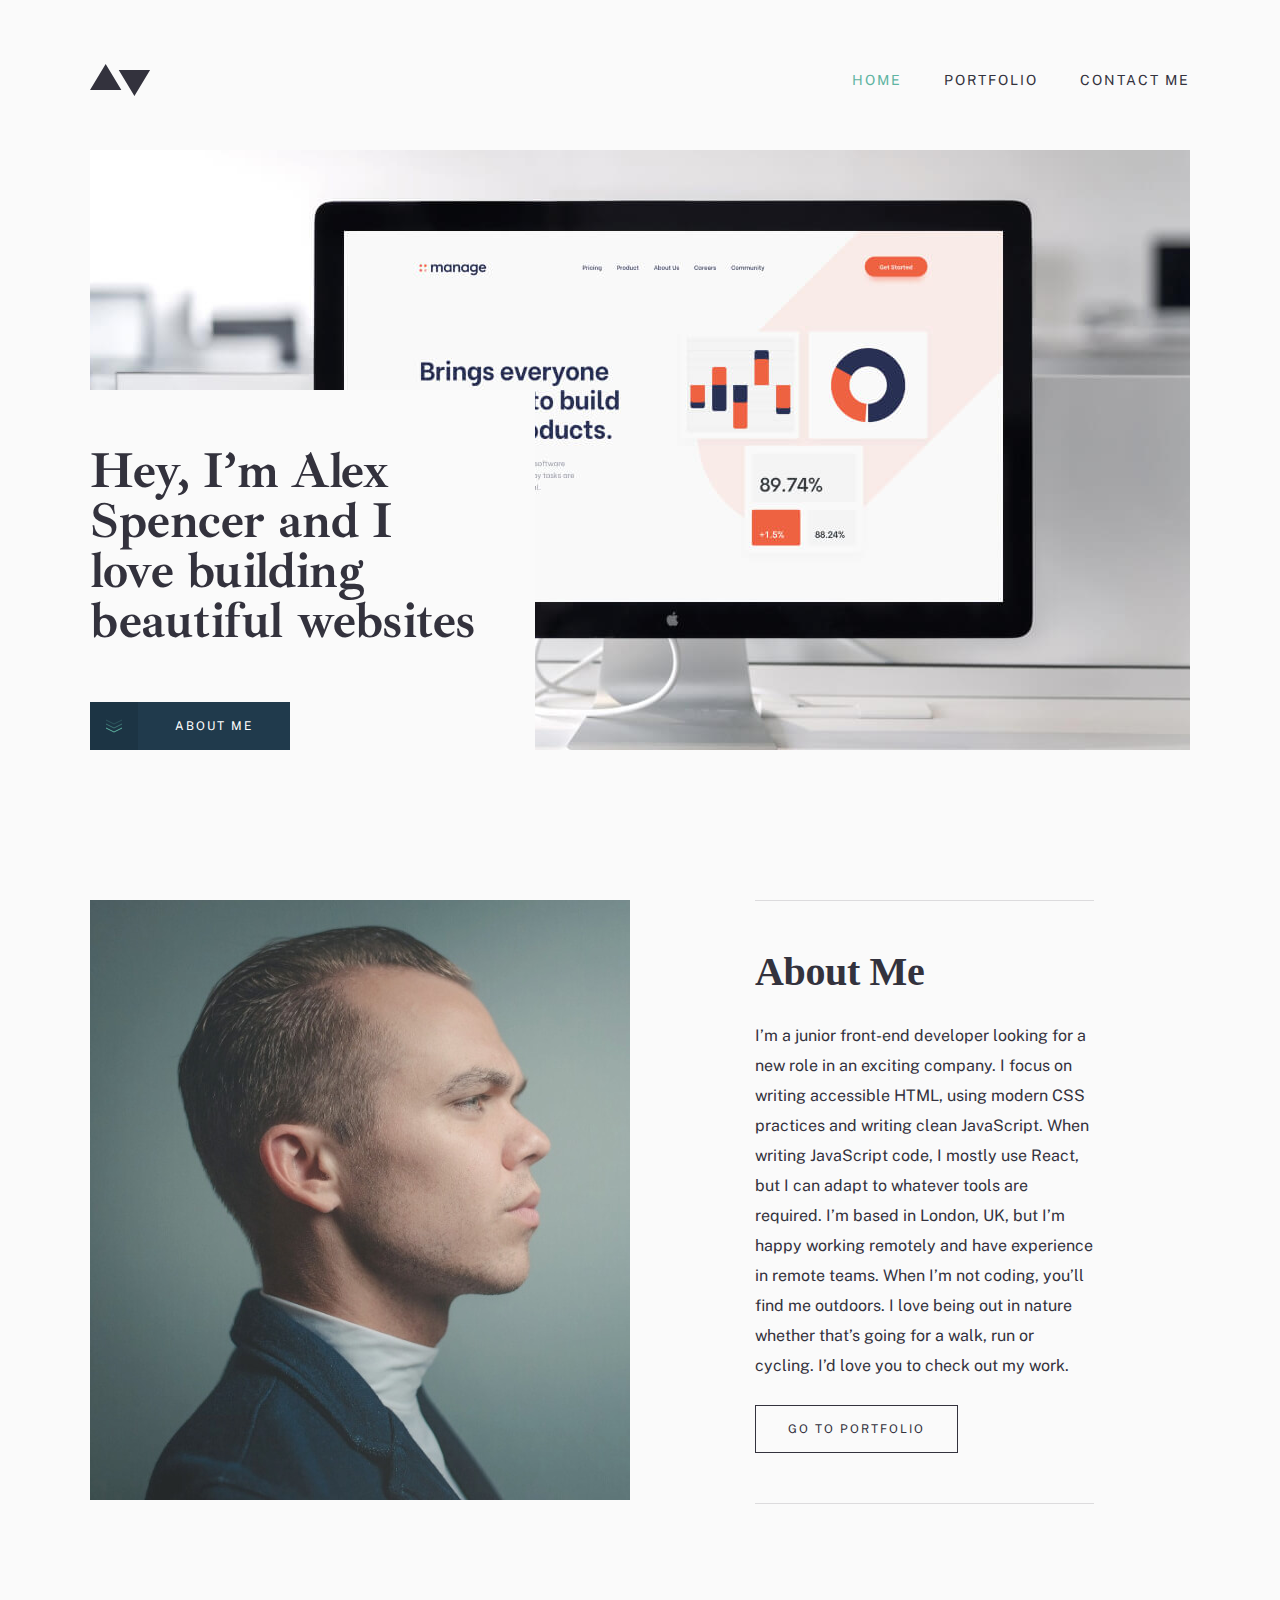
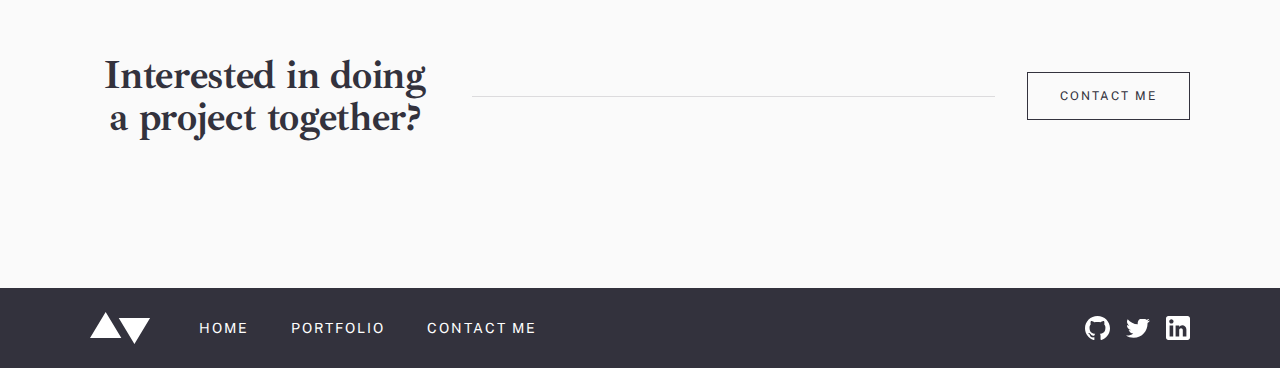
<file: index.html>
<!DOCTYPE html>
<html lang="en">
<head>
  <meta charset="UTF-8">
  <meta http-equiv="X-UA-Compatible" content="IE=edge">
  <meta name="viewport" content="width=device-width, initial-scale=1.0">
  <title>Minimalistic Portfolio</title>

  <!-- STYLESHEETS -->
  <link rel="stylesheet" href="/css/style.css">
  <link rel="stylesheet" href="/css/normalize.css">
</head>
<body>

  <!-- SITE_HEADER -->
  <header class="site-header">
    <div class="site-header__container container">
      <a href="index.html" class="site-header__logo logo">
        <img class="logo__img" src="./img/logo.svg" alt="Portfolio logo" width="61" height="32">
      </a>

      <!-- SITENAV -->
      <nav class="site-header__sitenav sitenav sitenav--site-header">
        <ul class="sitenav__list sitenav__list--site-footer">
          <li class="sitenav__item sitenav__item--active"><a href="index.html" class="sitenav__link">Home</a></li>
          <li class="sitenav__item"><a href="portfolio.html" class="sitenav__link">Portfolio</a></li>
          <li class="sitenav__item"><a href="contact.html" class="sitenav__link">Contact Me</a></li>
        </ul>
      </nav>

      <button class="site-header__toggler" type="button" aria-label="Menu"></button>
    </div>
  </header>

  <!-- MAIN-CONTENT -->
  <main class="main-content">

    <div class="hero">
      <div class="hero__container container">

        <picture class="hero__picture">
          <source srcset="./img/hero-img.jpg 1x, ./img/hero-img@2x.jpg 2x" media="(min-width:1024px)">

          <source srcset="./img/hero-img-tablet.jpg 1x, ./img/hero-img-tablet@2x.jpg 2x" media="(min-width:500px)">

          <img src="./img/hero-img-phone.jpg" alt="" class="hero__img" width="311" height="271" srcset="./img/hero-img-phone.jpg 1x, ./img/hero-img-phone@2x.jpg 2x">
        </picture>

        <div class="hero__text-wrapper">
          <h1 class="hero__heading">Hey, I’m Alex Spencer and I love building beautiful websites </h1>
          <a href="#about-me" class="cta-button">
            <span class="cta-button__inner">
              <span class="cta-button__append">
                <svg width="18" height="14" viewBox="0 0 18 14" fill="none" xmlns="http://www.w3.org/2000/svg">
                  <path d="M1 9L9 13L17 9" stroke="currentColor"/>
                  <path opacity="0.5" d="M1 5L9 9L17 5" stroke="currentColor"/>
                  <path opacity="0.25" d="M1 1L9 5L17 1" stroke="currentColor"/>
                  </svg>
              </span>
              <span class="cta-button__text">About me</span>
            </span>
          </a>
        </div>
      </div>
    </div>


    <section class="about-me" id="about-me">
      <div class="container">
        <div class="img-text-info img-text-info--index-about">
          <picture class="img-text-info__picture">
            <source srcset="./img/about-me-img-desktop.jpeg 1x, ./img/about-me-img-desktop@2x.jpeg 2x" media="(min-width:1024px)">

            <source srcset="./img/about-me-img-tablet.jpeg 1x, ./img/about-me-img-tablet@2x.jpeg 2x" media="(min-width:550px)">

            <img class="img-text-info__img" src="./img/about-me-img@2x.jpeg" alt="Preview of Manage project" width="311" height="346" srcset="./img/about-me-img@2x.jpeg 1x, ./img/about-me-img@2x.jpeg 2x">
          </picture>

          <div class="img-text-info__info">
            <h2 class="img-text-info__title">About Me</h2>
            <p class="img-text-info__description">I’m a junior front-end developer looking for a new role in an exciting company. I focus on writing accessible HTML, using modern CSS practices and writing clean JavaScript. When writing JavaScript code, I mostly use React, but I can adapt to whatever tools are required. I’m based in London, UK, but I’m happy working remotely and have experience in remote teams. When I’m not coding, you’ll find me outdoors. I love being out in nature whether that’s going for a walk, run or cycling. I’d love you to check out my work.</p>
            <a href="portfolio.html" class="button">Go to portfolio</a>
          </div>
        </div>
      </div>
    </section>


    <section class="contact-cta">
      <div class="contact-cta__container container">
        <h2 class="contact-cta__heading">Interested in doing a project together?</h2>
        <a href="contact.html" class="button">Contact me</a>
      </div>
    </section>
  </main>



  <!-- SITE-FOOTER -->
  <footer class="site-footer">
    <div class="site-footer__container container">
      <a href="index.html" class="site-footer__logo logo">
        <img class="logo__img" src="./img/logo-footer.svg" alt="Portfolio logo" width="61" height="32">
      </a>

      <div class="site-footer__sitenav sitenav">
        <ul class="sitenav__list sitenav__list--site-footer">
          <li class="sitenav__item"><a href="index.html" class="sitenav__link">Home</a></li>
          <li class="sitenav__item"><a href="portfolio.html" class="sitenav__link">Portfolio</a></li>
          <li class="sitenav__item"><a href="contact.html" class="sitenav__link">Contact Me</a></li>
        </ul>
      </div>

      <!-- SOCIALS -->
      <div class="socials">
        <ul class="socials__list">
          <li class="socials__item">
            <a href="#" class="socials__link" target="_blank" aria-label="Github profile">
              <svg class="socials__icon" width="25.000000" height="24.000000" viewBox="0 0 25 24" fill="none" xmlns="http://www.w3.org/2000/svg" xmlns:xlink="http://www.w3.org/1999/xlink">
                <defs/>
                <path id="github-logo" d="M12.5 0C5.59 0 0 5.5 0 12.3C0 17.74 3.58 22.35 8.54 23.97C9.17 24.09 9.4 23.71 9.4 23.38C9.4 23.09 9.39 22.32 9.38 21.29C5.9 22.03 5.17 19.64 5.17 19.64C4.6 18.22 3.78 17.84 3.78 17.84C2.65 17.08 3.87 17.09 3.87 17.09C5.12 17.18 5.78 18.36 5.78 18.36C6.9 20.24 8.71 19.7 9.42 19.38C9.53 18.59 9.86 18.05 10.21 17.74C7.44 17.43 4.52 16.37 4.52 11.66C4.52 10.31 5 9.22 5.81 8.36C5.67 8.05 5.24 6.79 5.92 5.1C5.92 5.1 6.96 4.77 9.35 6.36C10.35 6.09 11.42 5.95 12.48 5.95C13.54 5.95 14.6 6.09 15.6 6.36C17.98 4.77 19.03 5.1 19.03 5.1C19.7 6.79 19.28 8.05 19.15 8.36C19.95 9.22 20.43 10.31 20.43 11.66C20.43 16.38 17.51 17.43 14.73 17.73C15.17 18.1 15.57 18.85 15.57 20C15.57 21.65 15.56 22.97 15.56 23.37C15.56 23.7 15.78 24.08 16.42 23.96C21.42 22.34 25 17.73 25 12.3C25 5.5 19.4 0 12.5 0L12.5 0Z" fill="currentColor" fill-opacity="1.000000" fill-rule="nonzero"/>
              </svg>

            </a>
          </li>
          <li class="socials__item">
            <a href="#" class="socials__link" target="_blank" aria-label="Twitter profile">
              <svg class="socials__icon" width="24.000000" height="19.000000" viewBox="0 0 24 19" fill="none" xmlns="http://www.w3.org/2000/svg" xmlns:xlink="http://www.w3.org/1999/xlink">
                <defs/>
                <path id="twitter-logo" d="M24 1.55C23.11 1.94 22.16 2.21 21.17 2.33C22.18 1.72 22.97 0.75 23.33 -0.4C22.38 0.17 21.33 0.58 20.2 0.8C19.31 -0.16 18.03 -0.76 16.61 -0.76C13.43 -0.76 11.1 2.21 11.81 5.29C7.72 5.08 4.09 3.12 1.67 0.14C0.38 2.36 1 5.25 3.19 6.72C2.38 6.69 1.62 6.47 0.96 6.1C0.91 8.38 2.54 10.52 4.91 10.99C4.22 11.18 3.46 11.22 2.68 11.08C3.31 13.03 5.13 14.46 7.29 14.5C5.21 16.12 2.61 16.84 0 16.54C2.17 17.93 4.76 18.75 7.54 18.75C16.68 18.75 21.85 11.03 21.54 4.1C22.5 3.41 23.34 2.54 24 1.55Z" fill="currentColor" fill-opacity="1.000000" fill-rule="nonzero"/>
              </svg>

            </a>
          </li>
          <li class="socials__item">
            <a href="#" class="socials__link" target="_blank" aria-label="LinkedIn profile">
              <svg class="socials__icon" width="24.000000" height="24.000000" viewBox="0 0 24 24" fill="none" xmlns="http://www.w3.org/2000/svg" xmlns:xlink="http://www.w3.org/1999/xlink">
                <defs/>
                <path id="linkedin-logo" d="M2.40002 0L21.6 0C22.92 0 24 1.07999 24 2.39999L24 21.6C24 22.92 22.92 24 21.6 24L2.40002 24C1.07996 24 0 22.92 0 21.6L0 2.39999C0 1.07999 1.07996 0 2.40002 0ZM5.40002 7.56C4.19995 7.56 3.23999 6.60001 3.23999 5.39999C3.23999 4.20001 4.19995 3.23999 5.40002 3.23999C6.59998 3.23999 7.56006 4.20001 7.56006 5.39999C7.56006 6.60001 6.59998 7.56 5.40002 7.56ZM16.8 20.4L20.4 20.4L20.4 13.56C20.4 11.28 18.48 9.35999 16.2 9.35999C15.12 9.35999 13.8 10.08 13.2 11.04L13.2 9.60001L9.59998 9.60001L9.59998 20.4L13.2 20.4L13.2 14.04C13.2 13.08 14.04 12.24 15 12.24C15.96 12.24 16.8 13.08 16.8 14.04L16.8 20.4ZM3.59998 20.4L7.19995 20.4L7.19995 9.60001L3.59998 9.60001L3.59998 20.4Z" clip-rule="evenodd" fill="currentColor" fill-opacity="1.000000" fill-rule="evenodd"/>
              </svg>

            </a>
          </li>
        </ul>
      </div>
    </div>
  </footer>

  <script src="/js/index.js"></script>
</body>
</html>
</file>
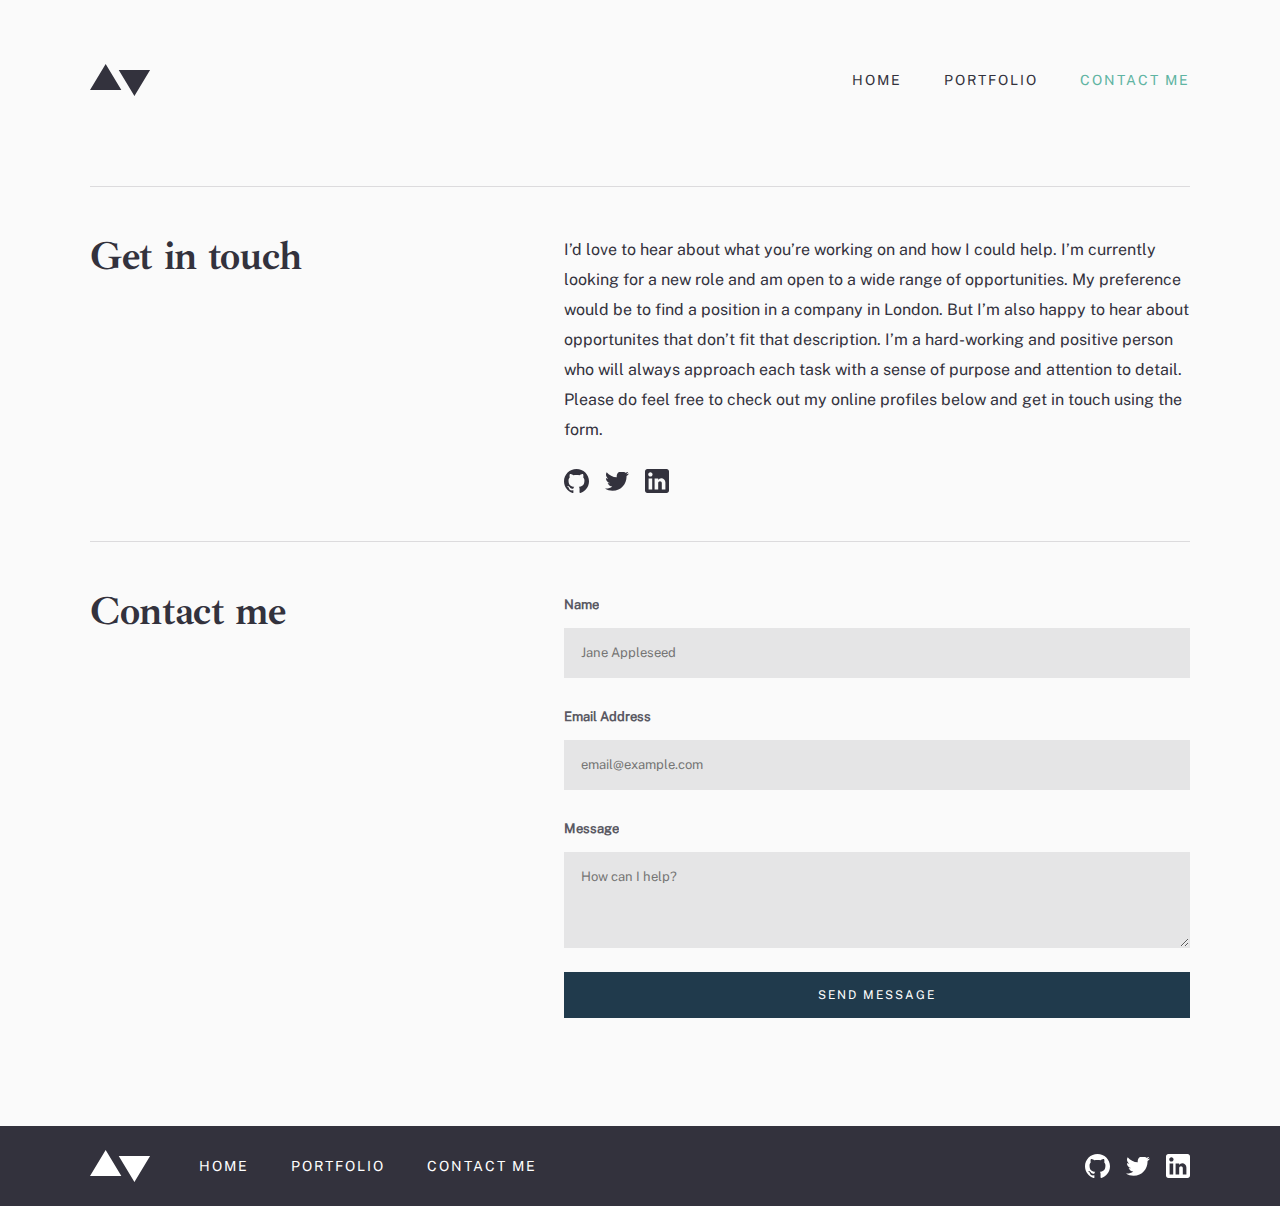
<file: contact.html>
<!DOCTYPE html>
<html lang="en">
<head>
  <meta charset="UTF-8">
  <meta http-equiv="X-UA-Compatible" content="IE=edge">
  <meta name="viewport" content="width=device-width, initial-scale=1.0">
  <title>Contact | Nurullo</title>

  <!-- STYLESHEETS -->
  <link rel="stylesheet" href="/css/style.css">
  <link rel="stylesheet" href="/css/normalize.css">
</head>
<body>

  <!-- SITE_HEADER -->
  <header class="site-header">
    <div class="site-header__container container">
      <a href="index.html" class="site-header__logo logo">
        <img class="logo__img" src="./img/logo.svg" alt="Portfolio logo" width="61" height="32">
      </a>

      <!-- SITENAV -->
      <nav class="site-header__sitenav sitenav sitenav--site-header">
        <ul class="sitenav__list sitenav__list--site-footer">
          <li class="sitenav__item "><a href="index.html" class="sitenav__link">Home</a></li>
          <li class="sitenav__item"><a href="portfolio.html" class="sitenav__link">Portfolio</a></li>
          <li class="sitenav__item sitenav__item--active"><a href="contact.html" class="sitenav__link">Contact Me</a></li>
        </ul>
      </nav>

      <button class="site-header__toggler" type="button" aria-label="Menu"></button>
    </div>
  </header>

  <!-- MAIN-CONTENT -->
  <main class="main-content main-content--contact-page">
    <h1 class="visually-hidden">Contacts</h1>
    <div class="container">
      <section class="two-column-section">
        <h2 class="two-column-section__heading">Get in touch</h2>
        <div class="two-column-section__content">
          <p class="two-column-section__text">I’d love to hear about what you’re working on and how I could help. I’m currently looking for a new role and am open to a wide range of opportunities. My preference would be to find a position in a company in London. But I’m also happy to hear about opportunites that don’t fit that description. I’m a hard-working and positive person who will always approach each task with a sense of purpose and attention to detail. Please do feel free to check out my online profiles below and get in touch using the form.</p>
          <div class="socials socials--dark">
            <ul class="socials__list">
              <li class="socials__item">
                <a href="#" class="socials__link" target="_blank" aria-label="Github profile">
                  <svg class="socials__icon" width="25.000000" height="24.000000" viewBox="0 0 25 24" fill="none" xmlns="http://www.w3.org/2000/svg" xmlns:xlink="http://www.w3.org/1999/xlink">
                    <defs/>
                    <path id="github-logo" d="M12.5 0C5.59 0 0 5.5 0 12.3C0 17.74 3.58 22.35 8.54 23.97C9.17 24.09 9.4 23.71 9.4 23.38C9.4 23.09 9.39 22.32 9.38 21.29C5.9 22.03 5.17 19.64 5.17 19.64C4.6 18.22 3.78 17.84 3.78 17.84C2.65 17.08 3.87 17.09 3.87 17.09C5.12 17.18 5.78 18.36 5.78 18.36C6.9 20.24 8.71 19.7 9.42 19.38C9.53 18.59 9.86 18.05 10.21 17.74C7.44 17.43 4.52 16.37 4.52 11.66C4.52 10.31 5 9.22 5.81 8.36C5.67 8.05 5.24 6.79 5.92 5.1C5.92 5.1 6.96 4.77 9.35 6.36C10.35 6.09 11.42 5.95 12.48 5.95C13.54 5.95 14.6 6.09 15.6 6.36C17.98 4.77 19.03 5.1 19.03 5.1C19.7 6.79 19.28 8.05 19.15 8.36C19.95 9.22 20.43 10.31 20.43 11.66C20.43 16.38 17.51 17.43 14.73 17.73C15.17 18.1 15.57 18.85 15.57 20C15.57 21.65 15.56 22.97 15.56 23.37C15.56 23.7 15.78 24.08 16.42 23.96C21.42 22.34 25 17.73 25 12.3C25 5.5 19.4 0 12.5 0L12.5 0Z" fill="currentColor" fill-opacity="1.000000" fill-rule="nonzero"/>
                  </svg>

                </a>
              </li>
              <li class="socials__item">
                <a href="#" class="socials__link" target="_blank" aria-label="Twitter profile">
                  <svg class="socials__icon" width="24.000000" height="19.000000" viewBox="0 0 24 19" fill="none" xmlns="http://www.w3.org/2000/svg" xmlns:xlink="http://www.w3.org/1999/xlink">
                    <defs/>
                    <path id="twitter-logo" d="M24 1.55C23.11 1.94 22.16 2.21 21.17 2.33C22.18 1.72 22.97 0.75 23.33 -0.4C22.38 0.17 21.33 0.58 20.2 0.8C19.31 -0.16 18.03 -0.76 16.61 -0.76C13.43 -0.76 11.1 2.21 11.81 5.29C7.72 5.08 4.09 3.12 1.67 0.14C0.38 2.36 1 5.25 3.19 6.72C2.38 6.69 1.62 6.47 0.96 6.1C0.91 8.38 2.54 10.52 4.91 10.99C4.22 11.18 3.46 11.22 2.68 11.08C3.31 13.03 5.13 14.46 7.29 14.5C5.21 16.12 2.61 16.84 0 16.54C2.17 17.93 4.76 18.75 7.54 18.75C16.68 18.75 21.85 11.03 21.54 4.1C22.5 3.41 23.34 2.54 24 1.55Z" fill="currentColor" fill-opacity="1.000000" fill-rule="nonzero"/>
                  </svg>

                </a>
              </li>
              <li class="socials__item">
                <a href="#" class="socials__link" target="_blank" aria-label="LinkedIn profile">
                  <svg class="socials__icon" width="24.000000" height="24.000000" viewBox="0 0 24 24" fill="none" xmlns="http://www.w3.org/2000/svg" xmlns:xlink="http://www.w3.org/1999/xlink">
                    <defs/>
                    <path id="linkedin-logo" d="M2.40002 0L21.6 0C22.92 0 24 1.07999 24 2.39999L24 21.6C24 22.92 22.92 24 21.6 24L2.40002 24C1.07996 24 0 22.92 0 21.6L0 2.39999C0 1.07999 1.07996 0 2.40002 0ZM5.40002 7.56C4.19995 7.56 3.23999 6.60001 3.23999 5.39999C3.23999 4.20001 4.19995 3.23999 5.40002 3.23999C6.59998 3.23999 7.56006 4.20001 7.56006 5.39999C7.56006 6.60001 6.59998 7.56 5.40002 7.56ZM16.8 20.4L20.4 20.4L20.4 13.56C20.4 11.28 18.48 9.35999 16.2 9.35999C15.12 9.35999 13.8 10.08 13.2 11.04L13.2 9.60001L9.59998 9.60001L9.59998 20.4L13.2 20.4L13.2 14.04C13.2 13.08 14.04 12.24 15 12.24C15.96 12.24 16.8 13.08 16.8 14.04L16.8 20.4ZM3.59998 20.4L7.19995 20.4L7.19995 9.60001L3.59998 9.60001L3.59998 20.4Z" clip-rule="evenodd" fill="currentColor" fill-opacity="1.000000" fill-rule="evenodd"/>
                  </svg>

                </a>
              </li>
            </ul>
          </div>
        </div>
      </section>

      <section class="two-column-section">
        <h2 class="two-column-section__heading">Contact me</h2>
        <div class="two-column-section__content">
          <form action="https://echo.htmlacademy.ru" class="form" method="POST">
            <div class="form__group">
              <label class="form__label" for="name-input">Name</label>
              <input class="form__field" type="text" name="name"  id="name-input" placeholder="Jane Appleseed" required>
            </div>

            <div class="form__group">
              <label class="form__label" for="email-input">Email Address</label>
              <input class="form__field" type="email" name="email"  id="email-input" placeholder="email@example.com" required>
              <div class="form__error-message">Please enter valid email</div>
            </div>

            <div class="form__group">
              <label class="form__label" for="message-field">Message</label>
              <textarea class="form__field form__field--textarea" name="message" id="message-field" placeholder="How can I help?"  required></textarea>
            </div>

            <div class="form__group">
              <button class="solid-button" type="submit">Send message</button>
            </div>
          </form>
        </div>
      </section>


    </div>

  </main>



  <!-- SITE-FOOTER -->
  <footer class="site-footer">
    <div class="site-footer__container container">
      <a href="index.html" class="site-footer__logo logo">
        <img class="logo__img" src="./img/logo-footer.svg" alt="Portfolio logo" width="61" height="32">
      </a>

      <div class="site-footer__sitenav sitenav">
        <ul class="sitenav__list sitenav__list--site-footer">
          <li class="sitenav__item"><a href="index.html" class="sitenav__link">Home</a></li>
          <li class="sitenav__item"><a href="portfolio.html" class="sitenav__link">Portfolio</a></li>
          <li class="sitenav__item"><a href="contact.html" class="sitenav__link">Contact Me</a></li>
        </ul>
      </div>

      <!-- SOCIALS -->
      <div class="socials">
        <ul class="socials__list">
          <li class="socials__item">
            <a href="#" class="socials__link" target="_blank" aria-label="Github profile">
              <svg class="socials__icon" width="25.000000" height="24.000000" viewBox="0 0 25 24" fill="none" xmlns="http://www.w3.org/2000/svg" xmlns:xlink="http://www.w3.org/1999/xlink">
                <defs/>
                <path id="github-logo" d="M12.5 0C5.59 0 0 5.5 0 12.3C0 17.74 3.58 22.35 8.54 23.97C9.17 24.09 9.4 23.71 9.4 23.38C9.4 23.09 9.39 22.32 9.38 21.29C5.9 22.03 5.17 19.64 5.17 19.64C4.6 18.22 3.78 17.84 3.78 17.84C2.65 17.08 3.87 17.09 3.87 17.09C5.12 17.18 5.78 18.36 5.78 18.36C6.9 20.24 8.71 19.7 9.42 19.38C9.53 18.59 9.86 18.05 10.21 17.74C7.44 17.43 4.52 16.37 4.52 11.66C4.52 10.31 5 9.22 5.81 8.36C5.67 8.05 5.24 6.79 5.92 5.1C5.92 5.1 6.96 4.77 9.35 6.36C10.35 6.09 11.42 5.95 12.48 5.95C13.54 5.95 14.6 6.09 15.6 6.36C17.98 4.77 19.03 5.1 19.03 5.1C19.7 6.79 19.28 8.05 19.15 8.36C19.95 9.22 20.43 10.31 20.43 11.66C20.43 16.38 17.51 17.43 14.73 17.73C15.17 18.1 15.57 18.85 15.57 20C15.57 21.65 15.56 22.97 15.56 23.37C15.56 23.7 15.78 24.08 16.42 23.96C21.42 22.34 25 17.73 25 12.3C25 5.5 19.4 0 12.5 0L12.5 0Z" fill="currentColor" fill-opacity="1.000000" fill-rule="nonzero"/>
              </svg>

            </a>
          </li>
          <li class="socials__item">
            <a href="#" class="socials__link" target="_blank" aria-label="Twitter profile">
              <svg class="socials__icon" width="24.000000" height="19.000000" viewBox="0 0 24 19" fill="none" xmlns="http://www.w3.org/2000/svg" xmlns:xlink="http://www.w3.org/1999/xlink">
                <defs/>
                <path id="twitter-logo" d="M24 1.55C23.11 1.94 22.16 2.21 21.17 2.33C22.18 1.72 22.97 0.75 23.33 -0.4C22.38 0.17 21.33 0.58 20.2 0.8C19.31 -0.16 18.03 -0.76 16.61 -0.76C13.43 -0.76 11.1 2.21 11.81 5.29C7.72 5.08 4.09 3.12 1.67 0.14C0.38 2.36 1 5.25 3.19 6.72C2.38 6.69 1.62 6.47 0.96 6.1C0.91 8.38 2.54 10.52 4.91 10.99C4.22 11.18 3.46 11.22 2.68 11.08C3.31 13.03 5.13 14.46 7.29 14.5C5.21 16.12 2.61 16.84 0 16.54C2.17 17.93 4.76 18.75 7.54 18.75C16.68 18.75 21.85 11.03 21.54 4.1C22.5 3.41 23.34 2.54 24 1.55Z" fill="currentColor" fill-opacity="1.000000" fill-rule="nonzero"/>
              </svg>

            </a>
          </li>
          <li class="socials__item">
            <a href="#" class="socials__link" target="_blank" aria-label="LinkedIn profile">
              <svg class="socials__icon" width="24.000000" height="24.000000" viewBox="0 0 24 24" fill="none" xmlns="http://www.w3.org/2000/svg" xmlns:xlink="http://www.w3.org/1999/xlink">
                <defs/>
                <path id="linkedin-logo" d="M2.40002 0L21.6 0C22.92 0 24 1.07999 24 2.39999L24 21.6C24 22.92 22.92 24 21.6 24L2.40002 24C1.07996 24 0 22.92 0 21.6L0 2.39999C0 1.07999 1.07996 0 2.40002 0ZM5.40002 7.56C4.19995 7.56 3.23999 6.60001 3.23999 5.39999C3.23999 4.20001 4.19995 3.23999 5.40002 3.23999C6.59998 3.23999 7.56006 4.20001 7.56006 5.39999C7.56006 6.60001 6.59998 7.56 5.40002 7.56ZM16.8 20.4L20.4 20.4L20.4 13.56C20.4 11.28 18.48 9.35999 16.2 9.35999C15.12 9.35999 13.8 10.08 13.2 11.04L13.2 9.60001L9.59998 9.60001L9.59998 20.4L13.2 20.4L13.2 14.04C13.2 13.08 14.04 12.24 15 12.24C15.96 12.24 16.8 13.08 16.8 14.04L16.8 20.4ZM3.59998 20.4L7.19995 20.4L7.19995 9.60001L3.59998 9.60001L3.59998 20.4Z" clip-rule="evenodd" fill="currentColor" fill-opacity="1.000000" fill-rule="evenodd"/>
              </svg>

            </a>
          </li>
        </ul>
      </div>
    </div>
  </footer>

  <script src="/js/index.js"></script>
</body>
</html>
</file>
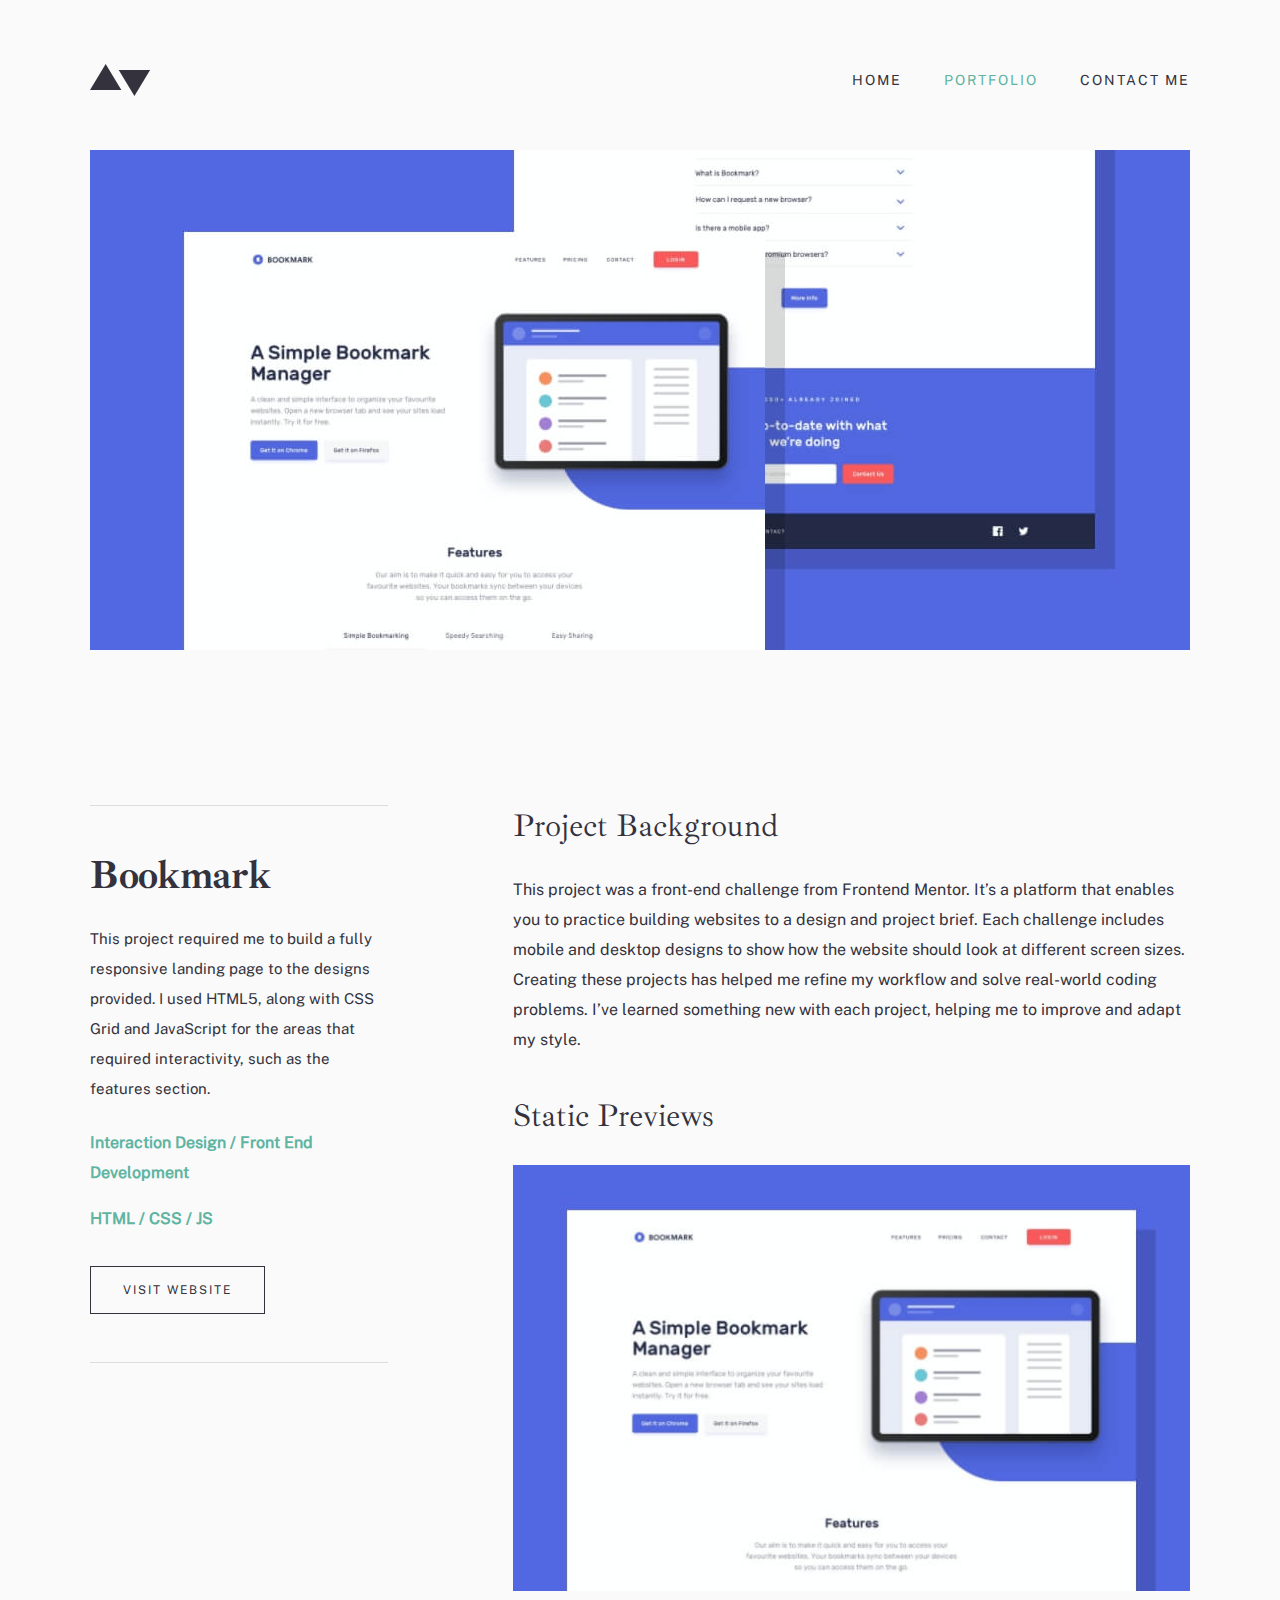
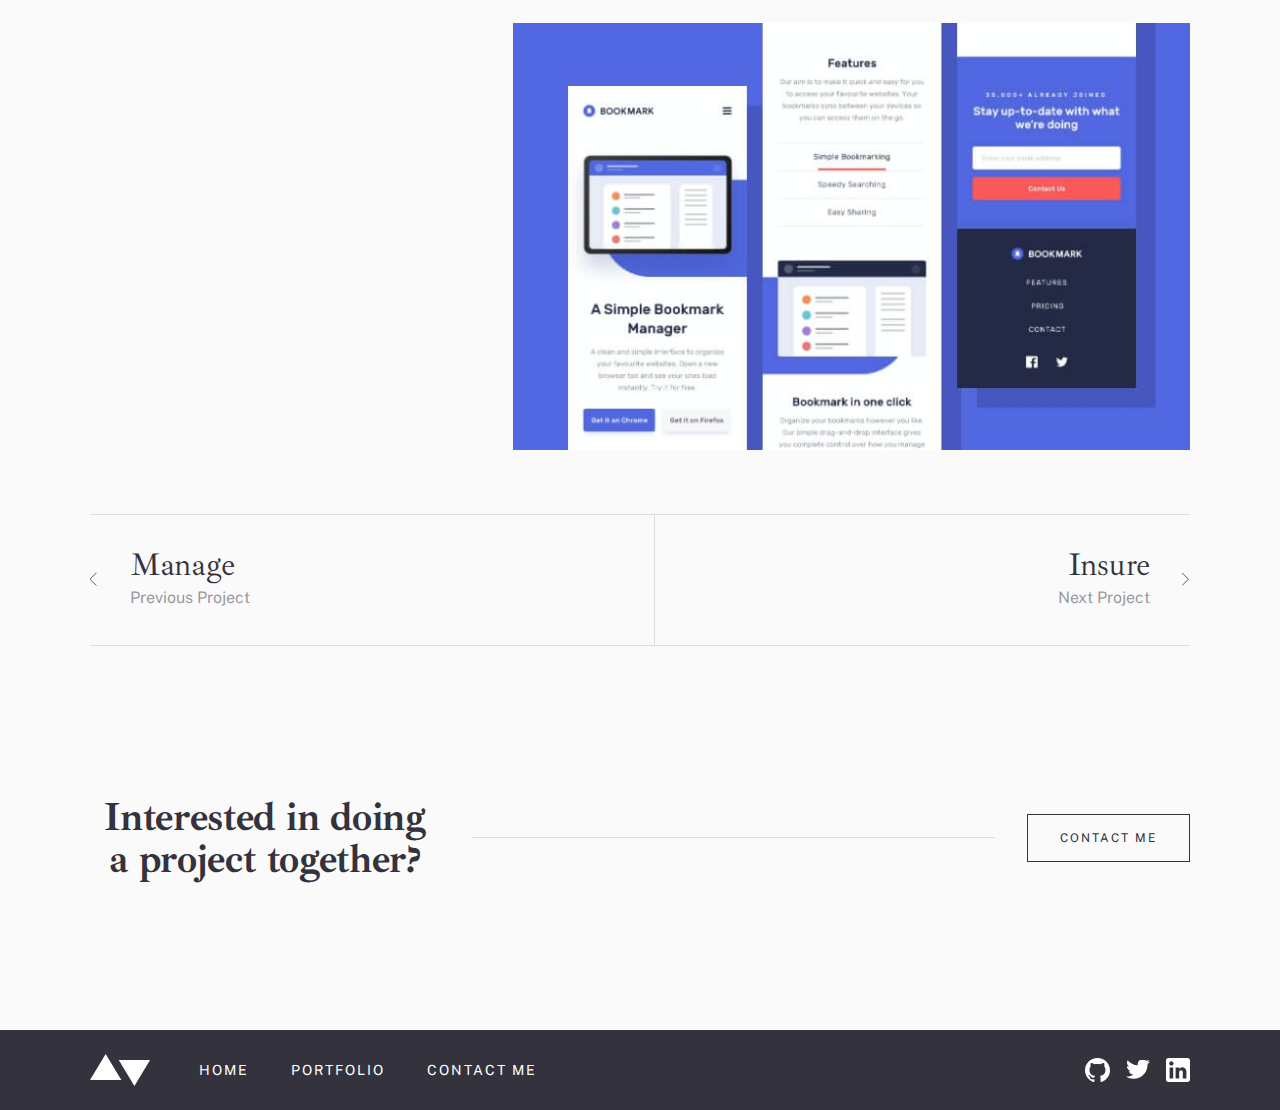
<file: portfolio-detail-bookmark.html>
<!DOCTYPE html>
<html lang="en">
<head>
  <meta charset="UTF-8">
  <meta http-equiv="X-UA-Compatible" content="IE=edge">
  <meta name="viewport" content="width=device-width, initial-scale=1.0">
  <title>Project Bookmark details</title>

  <!-- STYLESHEETS -->
  <link rel="stylesheet" href="/css/style.css">
  <link rel="stylesheet" href="/css/normalize.css">
</head>
<body>

  <!-- SITE_HEADER -->
  <header class="site-header">
    <div class="site-header__container container">
      <a href="index.html" class="site-header__logo logo">
        <img class="logo__img" src="./img/logo.svg" alt="Portfolio logo" width="61" height="32">
      </a>

      <!-- SITENAV -->
      <nav class="site-header__sitenav sitenav sitenav--site-header">
        <ul class="sitenav__list sitenav__list--site-footer">
          <li class="sitenav__item"><a href="index.html" class="sitenav__link">Home</a></li>
          <li class="sitenav__item  sitenav__item--active"><a href="portfolio.html" class="sitenav__link">Portfolio</a></li>
          <li class="sitenav__item"><a href="contact.html" class="sitenav__link">Contact Me</a></li>
        </ul>
      </nav>

      <button class="site-header__toggler" type="button" aria-label="Menu"></button>
    </div>
  </header>

  <!-- MAIN-CONTENT -->
  <main class="main-content">

    <!-- PROJECT-HERO -->
    <div class="project-hero">
      <div class="container">
        <picture class="project-hero__picture">
          <source srcset="./img/hero-img-bookmark-desktop.jpeg 1x, ./img/hero-img-bookmark-desktop@2x.jpeg 2x" media="(min-width:900px)">
          <source srcset="./img/hero-img-bookmark-tablet.jpeg 1x, ./img/hero-img-bookmark-tablet@2x.jpeg 2x" media="(min-width:550px)">
          <img src="./img/hero-img-bookmark.jpeg" alt="" class="project-hero__img" width="311" height="140" srcset="./img/hero-img-bookmark.jpeg 1x, ./img/hero-img-bookmark@2x.jpeg 2x" aria-hidden="true">
        </picture>
      </div>
    </div>



    <div class="project-meta-details">
      <div class="project-meta-details__container container">
        <!-- PROJECT-META -->
        <div class="project-meta-details__meta project-meta">
            <div class="project-meta__inner">
              <h1 class="project-meta__heading">Bookmark</h1>
              <p class="project-meta__description">This project required me to build a fully responsive landing page to the designs provided. I used HTML5, along with CSS Grid and JavaScript for the areas that required interactivity, such as the features section.</p>
              <div class="project-meta__tags">
                <div class="project-meta__tag-group">Interaction Design / Front End Development</div>
                <div class="project-meat__tag-group">HTML / CSS / JS</div>
              </div>
              <!-- <div style="clear: both;"></div> -->
              <a href="#" class="project-meta__button button">Visit website</a>
            </div>
        </div>

        <!-- PROJECT-DETAILS -->
        <div class="project-meta-details__details project-details">
          <section class="project-details__section">
            <h2 class="project-details__heading project-details__heading--static-previews">Project Background</h2>
            <div class="project-details__text-wrapper">
              <p class="project-details__text">This project was a front-end  challenge from Frontend Mentor. It’s a platform that enables you to practice building websites to a design and project brief. Each challenge includes mobile and desktop designs to show how the website should look at different screen sizes. Creating these projects has helped me refine my workflow and solve real-world coding problems. I’ve learned something new with each project, helping me to improve and adapt my style.</p>
            </div>
          </section>

          <section class="project-details__section">
            <h2 class="project-details__heading">Static Previews</h2>
            <ul class="project-details__static-previews static-previews" role="list">
              <li class="static-previews__item" role="listitem">
                <picture class="static-previews__picture">
                  <source  srcset="./img/static-preview-1-bookmark-tablet.jpeg 1x, ./img/static-preview-1-bookmark-tablet@2x.jpeg 2x" media="(min-width: 600px)">

                  <img class="static-previews__img" src="./img/static-preview-1-bookmark.jpeg" alt="" srcset="./img/static-preview-1-bookmark.jpeg 1x, ./img/static-preview-1-bookmark@2x.jpeg 2x" width="313" height="197">
                </picture>
              </li>
              <li class="static-previews__item" role="listitem">
                <picture class="static-previews__picture">
                  <source  srcset="./img/static-preview-2-bookmark-tablet.jpeg 1x, ./img/static-preview-2-bookmark-tablet@2x.jpeg 2x" media="(min-width: 600px)">

                  <img class="static-previews__img" src="./img/static-preview-2-bookmark.jpeg" alt="" srcset="./img/static-preview-2-bookmark.jpeg 1x, ./img/static-preview-2-bookmark@2x.jpeg 2x" width="313" height="197">
                </picture>
              </li>
            </ul>
          </section>

        </div>

      </div>
    </div>


    <!-- PAGE-CONTROL -->
      <section class="page-controls">
        <div class="page-controls__container container">
          <h2 class="visually-hidden">Other projects</h2>
          <div class="page-controls__inner">
            <a class="page-controls__link page-controls__link--prev" href="portfolio-detail-manage.html">
              <svg class="page-controls__icon" xmlns="http://www.w3.org/2000/svg" viewBox="0 0 10 18" width="9" height="17" fill="none"><path stroke="currentColor" d="M8 0 0 8l8 8"/></svg>
              <span class="page-controls__text">Previous project</span>
              <span class="page-controls__title">Manage</span>
            </a>
            <a class="page-controls__link page-controls__link--next" href="portfolio-detail-insure.html">
              <svg class="page-controls__icon" xmlns="http://www.w3.org/2000/svg" viewBox="0 0 10 18" width="9" height="17" fill="none"><path stroke="currentColor" d="m0 0 8 8-8 8"/></svg>
              <span class="page-controls__text">Next project</span>
              <span class="page-controls__title">Insure</span>
            </a>
          </div>
        </div>
      </section>


    <!-- CONTACVT-CTA -->
    <section class="contact-cta contact-cta--portfolio-index">
      <div class="contact-cta__container container">
        <h2 class="contact-cta__heading">Interested in doing a project together?</h2>
        <a href="contact.html" class="button">Contact me</a>
      </div>
    </section>
  </main>



  <!-- SITE-FOOTER -->
  <footer class="site-footer">
    <div class="site-footer__container container">
      <a href="index.html" class="site-footer__logo logo">
        <img class="logo__img" src="./img/logo-footer.svg" alt="Portfolio logo" width="61" height="32">
      </a>

      <div class="site-footer__sitenav sitenav">
        <ul class="sitenav__list sitenav__list--site-footer">
          <li class="sitenav__item"><a href="index.html" class="sitenav__link">Home</a></li>
          <li class="sitenav__item"><a href="portfolio.html" class="sitenav__link">Portfolio</a></li>
          <li class="sitenav__item"><a href="contact.html" class="sitenav__link">Contact Me</a></li>
        </ul>
      </div>

      <!-- SOCIALS -->
      <div class="socials">
        <ul class="socials__list">
          <li class="socials__item">
            <a href="#" class="socials__link" target="_blank" aria-label="Github profile">
              <svg class="socials__icon" width="25.000000" height="24.000000" viewBox="0 0 25 24" fill="none" xmlns="http://www.w3.org/2000/svg" xmlns:xlink="http://www.w3.org/1999/xlink">
                <defs/>
                <path id="github-logo" d="M12.5 0C5.59 0 0 5.5 0 12.3C0 17.74 3.58 22.35 8.54 23.97C9.17 24.09 9.4 23.71 9.4 23.38C9.4 23.09 9.39 22.32 9.38 21.29C5.9 22.03 5.17 19.64 5.17 19.64C4.6 18.22 3.78 17.84 3.78 17.84C2.65 17.08 3.87 17.09 3.87 17.09C5.12 17.18 5.78 18.36 5.78 18.36C6.9 20.24 8.71 19.7 9.42 19.38C9.53 18.59 9.86 18.05 10.21 17.74C7.44 17.43 4.52 16.37 4.52 11.66C4.52 10.31 5 9.22 5.81 8.36C5.67 8.05 5.24 6.79 5.92 5.1C5.92 5.1 6.96 4.77 9.35 6.36C10.35 6.09 11.42 5.95 12.48 5.95C13.54 5.95 14.6 6.09 15.6 6.36C17.98 4.77 19.03 5.1 19.03 5.1C19.7 6.79 19.28 8.05 19.15 8.36C19.95 9.22 20.43 10.31 20.43 11.66C20.43 16.38 17.51 17.43 14.73 17.73C15.17 18.1 15.57 18.85 15.57 20C15.57 21.65 15.56 22.97 15.56 23.37C15.56 23.7 15.78 24.08 16.42 23.96C21.42 22.34 25 17.73 25 12.3C25 5.5 19.4 0 12.5 0L12.5 0Z" fill="currentColor" fill-opacity="1.000000" fill-rule="nonzero"/>
              </svg>

            </a>
          </li>
          <li class="socials__item">
            <a href="#" class="socials__link" target="_blank" aria-label="Twitter profile">
              <svg class="socials__icon" width="24.000000" height="19.000000" viewBox="0 0 24 19" fill="none" xmlns="http://www.w3.org/2000/svg" xmlns:xlink="http://www.w3.org/1999/xlink">
                <defs/>
                <path id="twitter-logo" d="M24 1.55C23.11 1.94 22.16 2.21 21.17 2.33C22.18 1.72 22.97 0.75 23.33 -0.4C22.38 0.17 21.33 0.58 20.2 0.8C19.31 -0.16 18.03 -0.76 16.61 -0.76C13.43 -0.76 11.1 2.21 11.81 5.29C7.72 5.08 4.09 3.12 1.67 0.14C0.38 2.36 1 5.25 3.19 6.72C2.38 6.69 1.62 6.47 0.96 6.1C0.91 8.38 2.54 10.52 4.91 10.99C4.22 11.18 3.46 11.22 2.68 11.08C3.31 13.03 5.13 14.46 7.29 14.5C5.21 16.12 2.61 16.84 0 16.54C2.17 17.93 4.76 18.75 7.54 18.75C16.68 18.75 21.85 11.03 21.54 4.1C22.5 3.41 23.34 2.54 24 1.55Z" fill="currentColor" fill-opacity="1.000000" fill-rule="nonzero"/>
              </svg>

            </a>
          </li>
          <li class="socials__item">
            <a href="#" class="socials__link" target="_blank" aria-label="LinkedIn profile">
              <svg class="socials__icon" width="24.000000" height="24.000000" viewBox="0 0 24 24" fill="none" xmlns="http://www.w3.org/2000/svg" xmlns:xlink="http://www.w3.org/1999/xlink">
                <defs/>
                <path id="linkedin-logo" d="M2.40002 0L21.6 0C22.92 0 24 1.07999 24 2.39999L24 21.6C24 22.92 22.92 24 21.6 24L2.40002 24C1.07996 24 0 22.92 0 21.6L0 2.39999C0 1.07999 1.07996 0 2.40002 0ZM5.40002 7.56C4.19995 7.56 3.23999 6.60001 3.23999 5.39999C3.23999 4.20001 4.19995 3.23999 5.40002 3.23999C6.59998 3.23999 7.56006 4.20001 7.56006 5.39999C7.56006 6.60001 6.59998 7.56 5.40002 7.56ZM16.8 20.4L20.4 20.4L20.4 13.56C20.4 11.28 18.48 9.35999 16.2 9.35999C15.12 9.35999 13.8 10.08 13.2 11.04L13.2 9.60001L9.59998 9.60001L9.59998 20.4L13.2 20.4L13.2 14.04C13.2 13.08 14.04 12.24 15 12.24C15.96 12.24 16.8 13.08 16.8 14.04L16.8 20.4ZM3.59998 20.4L7.19995 20.4L7.19995 9.60001L3.59998 9.60001L3.59998 20.4Z" clip-rule="evenodd" fill="currentColor" fill-opacity="1.000000" fill-rule="evenodd"/>
              </svg>

            </a>
          </li>
        </ul>
      </div>
    </div>
  </footer>

  <script src="/js/index.js"></script>
</body>
</html>
</file>
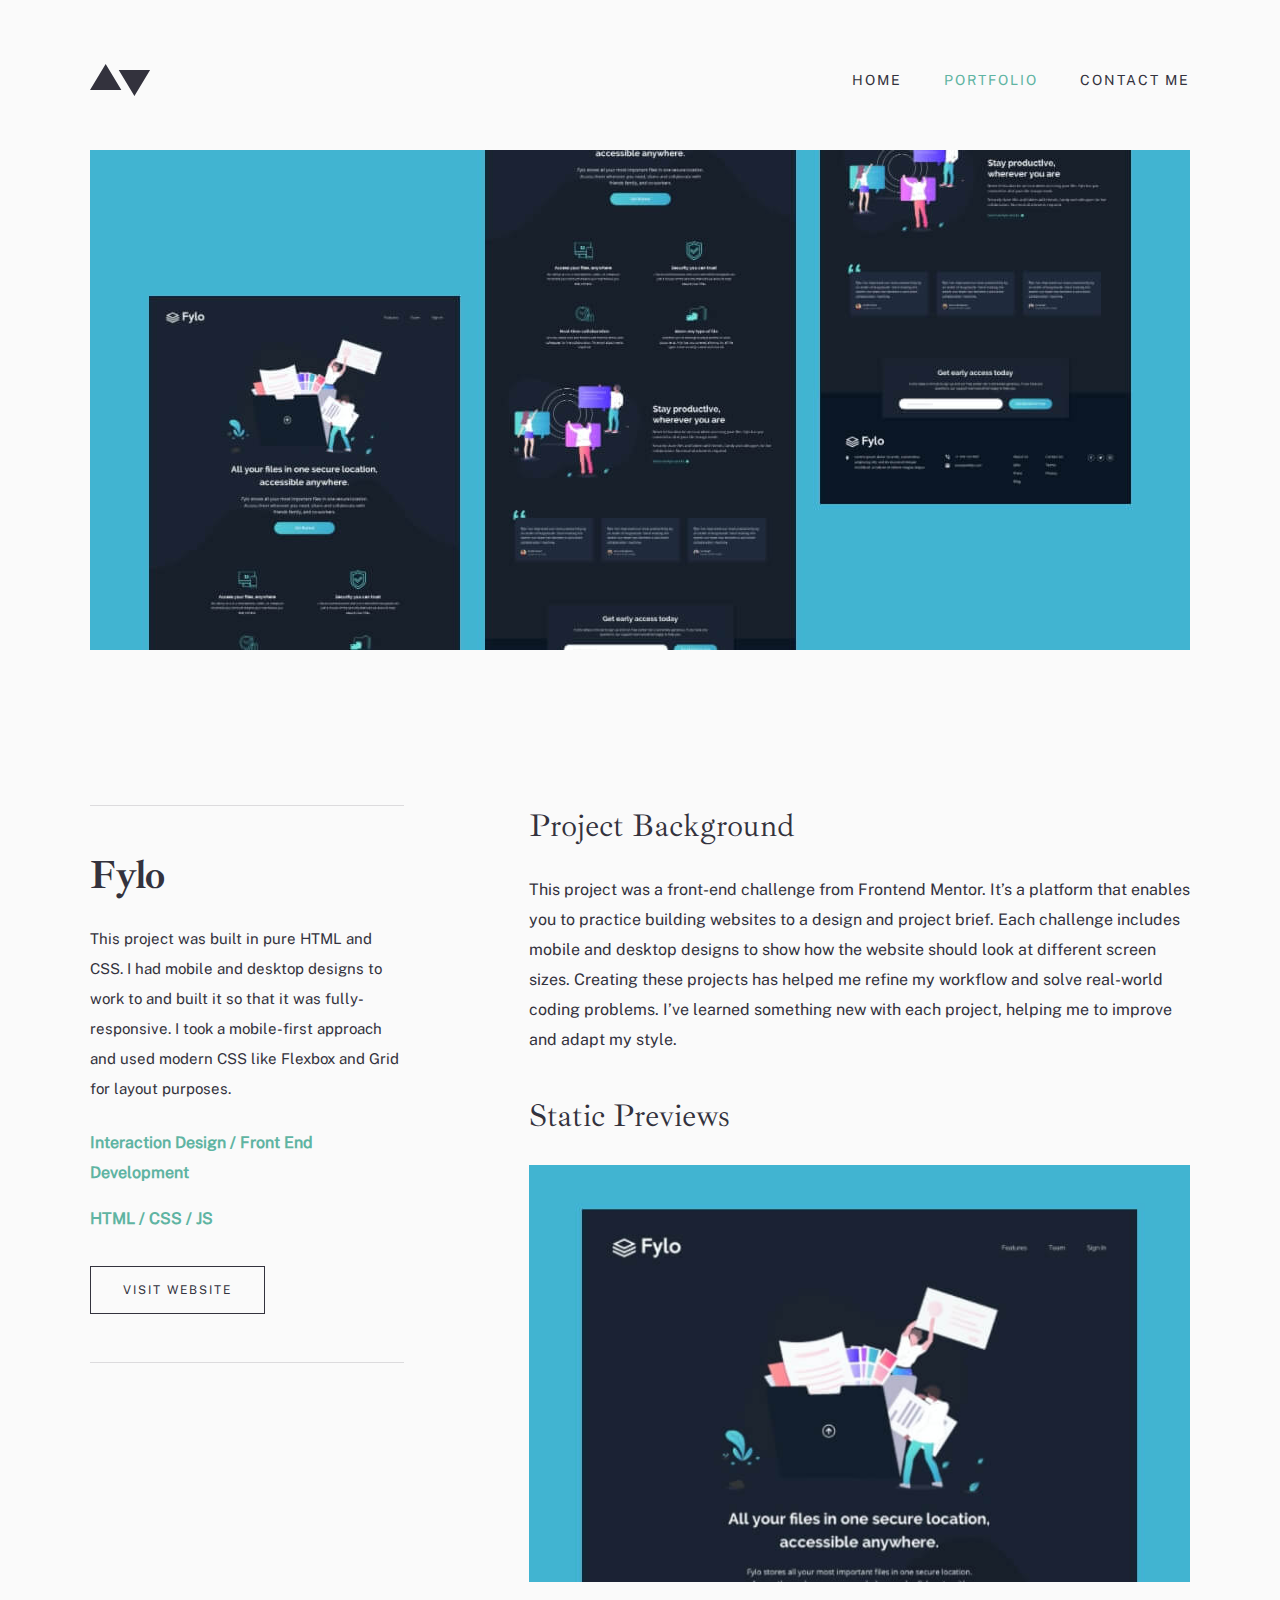
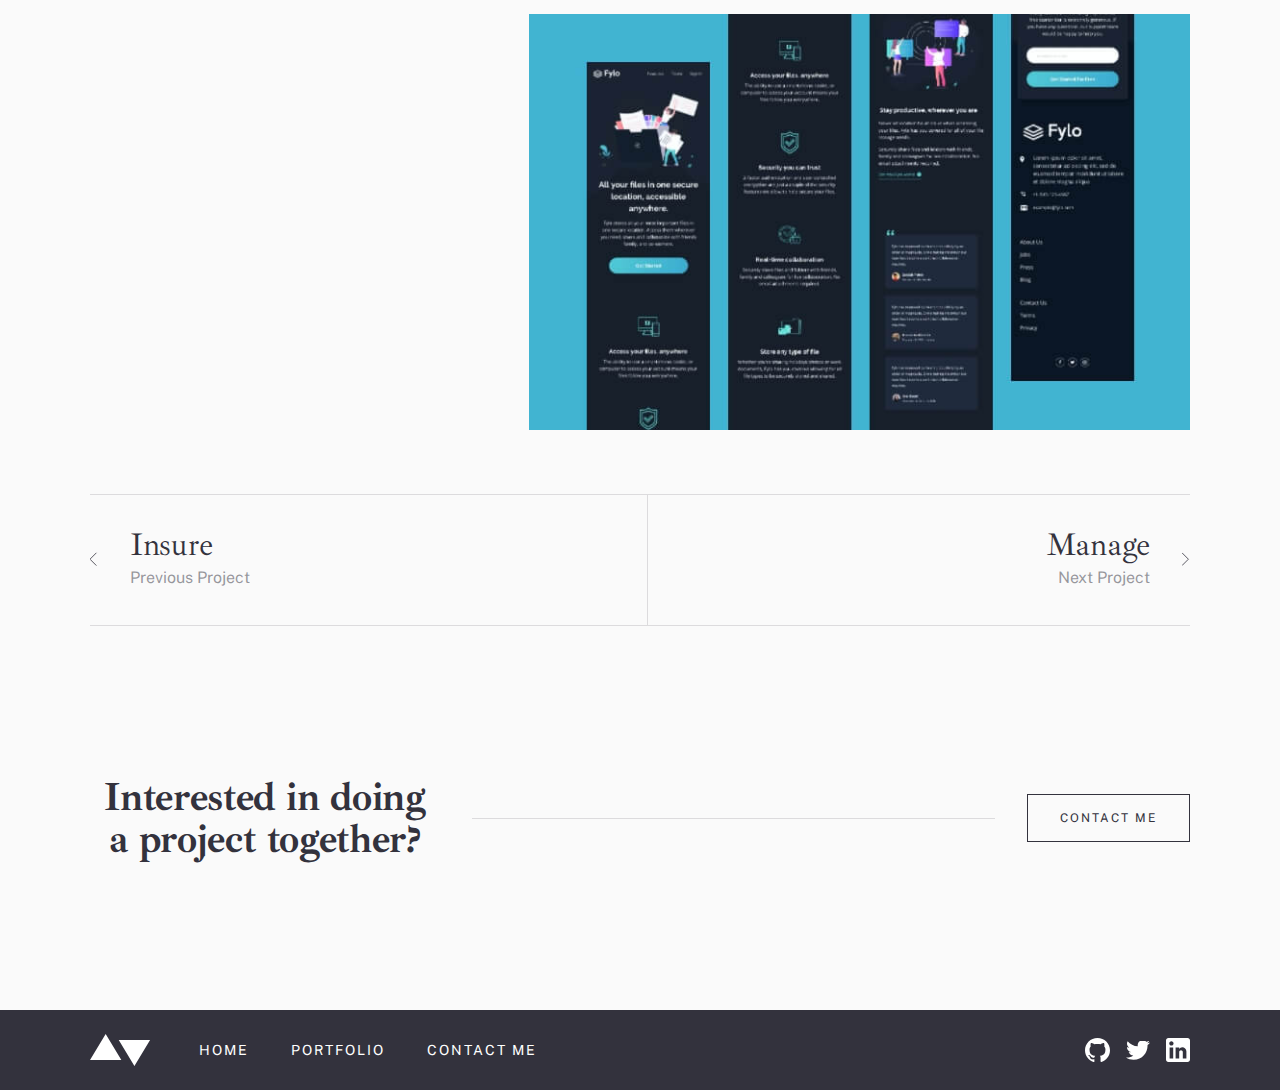
<file: portfolio-detail-fylo.html>
<!DOCTYPE html>
<html lang="en">
<head>
  <meta charset="UTF-8">
  <meta http-equiv="X-UA-Compatible" content="IE=edge">
  <meta name="viewport" content="width=device-width, initial-scale=1.0">
  <title>Project Fylo details</title>

  <!-- STYLESHEETS -->
  <link rel="stylesheet" href="/css/style.css">
  <link rel="stylesheet" href="/css/normalize.css">
</head>
<body>

  <!-- SITE_HEADER -->
  <header class="site-header">
    <div class="site-header__container container">
      <a href="index.html" class="site-header__logo logo">
        <img class="logo__img" src="./img/logo.svg" alt="Portfolio logo" width="61" height="32">
      </a>

      <!-- SITENAV -->
      <nav class="site-header__sitenav sitenav sitenav--site-header">
        <ul class="sitenav__list sitenav__list--site-footer">
          <li class="sitenav__item"><a href="index.html" class="sitenav__link">Home</a></li>
          <li class="sitenav__item  sitenav__item--active"><a href="portfolio.html" class="sitenav__link">Portfolio</a></li>
          <li class="sitenav__item"><a href="contact.html" class="sitenav__link">Contact Me</a></li>
        </ul>
      </nav>

      <button class="site-header__toggler" type="button" aria-label="Menu"></button>
    </div>
  </header>

  <!-- MAIN-CONTENT -->
  <main class="main-content">

    <!-- PROJECT-HERO -->
    <div class="project-hero">
      <div class="container">
        <picture class="project-hero__picture">
          <source srcset="./img/hero-img-fylo-desktop.jpeg 1x, ./img/hero-img-fylo-desktop@2x.jpeg 2x" media="(min-width:900px)">
          <source srcset="./img/hero-img-fylo-tablet.jpeg 1x, ./img/hero-img-fylo-tablet@2x.jpeg 2x" media="(min-width:550px)">
          <img src="./img/hero-img-fylo.jpeg" alt="" class="project-hero__img" width="311" height="140" srcset="./img/hero-img-fylo.jpeg 1x, ./img/hero-img-fylo@2x.jpeg 2x" aria-hidden="true">
        </picture>
      </div>
    </div>



    <div class="project-meta-details">
      <div class="project-meta-details__container container">
        <!-- PROJECT-META -->
        <div class="project-meta-details__meta project-meta">
            <div class="project-meta__inner">
              <h1 class="project-meta__heading">Fylo</h1>
              <p class="project-meta__description">This project was built in pure HTML and CSS. I had mobile and desktop designs to work to and built it so that it was fully-responsive. I took a mobile-first approach and used modern CSS like Flexbox and Grid for layout purposes.</p>
              <div class="project-meta__tags">
                <div class="project-meta__tag-group">Interaction Design / Front End Development</div>
                <div class="project-meat__tag-group">HTML / CSS / JS</div>
              </div>
              <!-- <div style="clear: both;"></div> -->
              <a href="#" class="project-meta__button button">Visit website</a>
            </div>
        </div>

        <!-- PROJECT-DETAILS -->
        <div class="project-meta-details__details project-details">
          <section class="project-details__section">
            <h2 class="project-details__heading project-details__heading--static-previews">Project Background</h2>
            <div class="project-details__text-wrapper">
              <p class="project-details__text">This project was a front-end  challenge from Frontend Mentor. It’s a platform that enables you to practice building websites to a design and project brief. Each challenge includes mobile and desktop designs to show how the website should look at different screen sizes. Creating these projects has helped me refine my workflow and solve real-world coding problems. I’ve learned something new with each project, helping me to improve and adapt my style.</p>
            </div>
          </section>

          <section class="project-details__section">
            <h2 class="project-details__heading">Static Previews</h2>
            <ul class="project-details__static-previews static-previews" role="list">
              <li class="static-previews__item" role="listitem">
                <picture class="static-previews__picture">
                  <source  srcset="./img/static-preview-1-fylo-tablet.jpeg 1x, ./img/static-preview-1-fylo-tablet@2x.jpeg 2x" media="(min-width: 600px)">

                  <img class="static-previews__img" src="./img/static-preview-1-fylo.jpeg" alt="" srcset="./img/static-preview-1-fylo.jpeg 1x, ./img/static-preview-1-fylo@2x.jpeg 2x" width="313" height="197">
                </picture>
              </li>
              <li class="static-previews__item" role="listitem">
                <picture class="static-previews__picture">
                  <source  srcset="./img/static-preview-2-fylo-tablet.jpeg 1x, ./img/static-preview-2-fylo-tablet@2x.jpeg 2x" media="(min-width: 600px)">

                  <img class="static-previews__img" src="./img/static-preview-2-fylo.jpeg" alt="" srcset="./img/static-preview-2-fylo.jpeg 1x, ./img/static-preview-2-fylo@2x.jpeg 2x" width="313" height="197">
                </picture>
              </li>
            </ul>
          </section>

        </div>

      </div>
    </div>


    <!-- PAGE-CONTROL -->
      <section class="page-controls">
        <div class="page-controls__container container">
          <h2 class="visually-hidden">Other projects</h2>
          <div class="page-controls__inner">
            <a class="page-controls__link page-controls__link--prev" href="portfolio-detail-insure.html">
              <svg class="page-controls__icon" xmlns="http://www.w3.org/2000/svg" viewBox="0 0 10 18" width="9" height="17" fill="none"><path stroke="currentColor" d="M8 0 0 8l8 8"/></svg>
              <span class="page-controls__text">Previous project</span>
              <span class="page-controls__title">Insure</span>
            </a>
            <a class="page-controls__link page-controls__link--next" href="portfolio-detail-manage.html">
              <svg class="page-controls__icon" xmlns="http://www.w3.org/2000/svg" viewBox="0 0 10 18" width="9" height="17" fill="none"><path stroke="currentColor" d="m0 0 8 8-8 8"/></svg>
              <span class="page-controls__text">Next project</span>
              <span class="page-controls__title">Manage</span>
            </a>
          </div>
        </div>
      </section>


    <!-- CONTACVT-CTA -->
    <section class="contact-cta contact-cta--portfolio-index">
      <div class="contact-cta__container container">
        <h2 class="contact-cta__heading">Interested in doing a project together?</h2>
        <a href="contact.html" class="button">Contact me</a>
      </div>
    </section>
  </main>



  <!-- SITE-FOOTER -->
  <footer class="site-footer">
    <div class="site-footer__container container">
      <a href="index.html" class="site-footer__logo logo">
        <img class="logo__img" src="./img/logo-footer.svg" alt="Portfolio logo" width="61" height="32">
      </a>

      <div class="site-footer__sitenav sitenav">
        <ul class="sitenav__list sitenav__list--site-footer">
          <li class="sitenav__item"><a href="index.html" class="sitenav__link">Home</a></li>
          <li class="sitenav__item"><a href="portfolio.html" class="sitenav__link">Portfolio</a></li>
          <li class="sitenav__item"><a href="contact.html" class="sitenav__link">Contact Me</a></li>
        </ul>
      </div>

      <!-- SOCIALS -->
      <div class="socials">
        <ul class="socials__list">
          <li class="socials__item">
            <a href="#" class="socials__link" target="_blank" aria-label="Github profile">
              <svg class="socials__icon" width="25.000000" height="24.000000" viewBox="0 0 25 24" fill="none" xmlns="http://www.w3.org/2000/svg" xmlns:xlink="http://www.w3.org/1999/xlink">
                <defs/>
                <path id="github-logo" d="M12.5 0C5.59 0 0 5.5 0 12.3C0 17.74 3.58 22.35 8.54 23.97C9.17 24.09 9.4 23.71 9.4 23.38C9.4 23.09 9.39 22.32 9.38 21.29C5.9 22.03 5.17 19.64 5.17 19.64C4.6 18.22 3.78 17.84 3.78 17.84C2.65 17.08 3.87 17.09 3.87 17.09C5.12 17.18 5.78 18.36 5.78 18.36C6.9 20.24 8.71 19.7 9.42 19.38C9.53 18.59 9.86 18.05 10.21 17.74C7.44 17.43 4.52 16.37 4.52 11.66C4.52 10.31 5 9.22 5.81 8.36C5.67 8.05 5.24 6.79 5.92 5.1C5.92 5.1 6.96 4.77 9.35 6.36C10.35 6.09 11.42 5.95 12.48 5.95C13.54 5.95 14.6 6.09 15.6 6.36C17.98 4.77 19.03 5.1 19.03 5.1C19.7 6.79 19.28 8.05 19.15 8.36C19.95 9.22 20.43 10.31 20.43 11.66C20.43 16.38 17.51 17.43 14.73 17.73C15.17 18.1 15.57 18.85 15.57 20C15.57 21.65 15.56 22.97 15.56 23.37C15.56 23.7 15.78 24.08 16.42 23.96C21.42 22.34 25 17.73 25 12.3C25 5.5 19.4 0 12.5 0L12.5 0Z" fill="currentColor" fill-opacity="1.000000" fill-rule="nonzero"/>
              </svg>

            </a>
          </li>
          <li class="socials__item">
            <a href="#" class="socials__link" target="_blank" aria-label="Twitter profile">
              <svg class="socials__icon" width="24.000000" height="19.000000" viewBox="0 0 24 19" fill="none" xmlns="http://www.w3.org/2000/svg" xmlns:xlink="http://www.w3.org/1999/xlink">
                <defs/>
                <path id="twitter-logo" d="M24 1.55C23.11 1.94 22.16 2.21 21.17 2.33C22.18 1.72 22.97 0.75 23.33 -0.4C22.38 0.17 21.33 0.58 20.2 0.8C19.31 -0.16 18.03 -0.76 16.61 -0.76C13.43 -0.76 11.1 2.21 11.81 5.29C7.72 5.08 4.09 3.12 1.67 0.14C0.38 2.36 1 5.25 3.19 6.72C2.38 6.69 1.62 6.47 0.96 6.1C0.91 8.38 2.54 10.52 4.91 10.99C4.22 11.18 3.46 11.22 2.68 11.08C3.31 13.03 5.13 14.46 7.29 14.5C5.21 16.12 2.61 16.84 0 16.54C2.17 17.93 4.76 18.75 7.54 18.75C16.68 18.75 21.85 11.03 21.54 4.1C22.5 3.41 23.34 2.54 24 1.55Z" fill="currentColor" fill-opacity="1.000000" fill-rule="nonzero"/>
              </svg>

            </a>
          </li>
          <li class="socials__item">
            <a href="#" class="socials__link" target="_blank" aria-label="LinkedIn profile">
              <svg class="socials__icon" width="24.000000" height="24.000000" viewBox="0 0 24 24" fill="none" xmlns="http://www.w3.org/2000/svg" xmlns:xlink="http://www.w3.org/1999/xlink">
                <defs/>
                <path id="linkedin-logo" d="M2.40002 0L21.6 0C22.92 0 24 1.07999 24 2.39999L24 21.6C24 22.92 22.92 24 21.6 24L2.40002 24C1.07996 24 0 22.92 0 21.6L0 2.39999C0 1.07999 1.07996 0 2.40002 0ZM5.40002 7.56C4.19995 7.56 3.23999 6.60001 3.23999 5.39999C3.23999 4.20001 4.19995 3.23999 5.40002 3.23999C6.59998 3.23999 7.56006 4.20001 7.56006 5.39999C7.56006 6.60001 6.59998 7.56 5.40002 7.56ZM16.8 20.4L20.4 20.4L20.4 13.56C20.4 11.28 18.48 9.35999 16.2 9.35999C15.12 9.35999 13.8 10.08 13.2 11.04L13.2 9.60001L9.59998 9.60001L9.59998 20.4L13.2 20.4L13.2 14.04C13.2 13.08 14.04 12.24 15 12.24C15.96 12.24 16.8 13.08 16.8 14.04L16.8 20.4ZM3.59998 20.4L7.19995 20.4L7.19995 9.60001L3.59998 9.60001L3.59998 20.4Z" clip-rule="evenodd" fill="currentColor" fill-opacity="1.000000" fill-rule="evenodd"/>
              </svg>

            </a>
          </li>
        </ul>
      </div>
    </div>
  </footer>

  <script src="/js/index.js"></script>
</body>
</html>
</file>
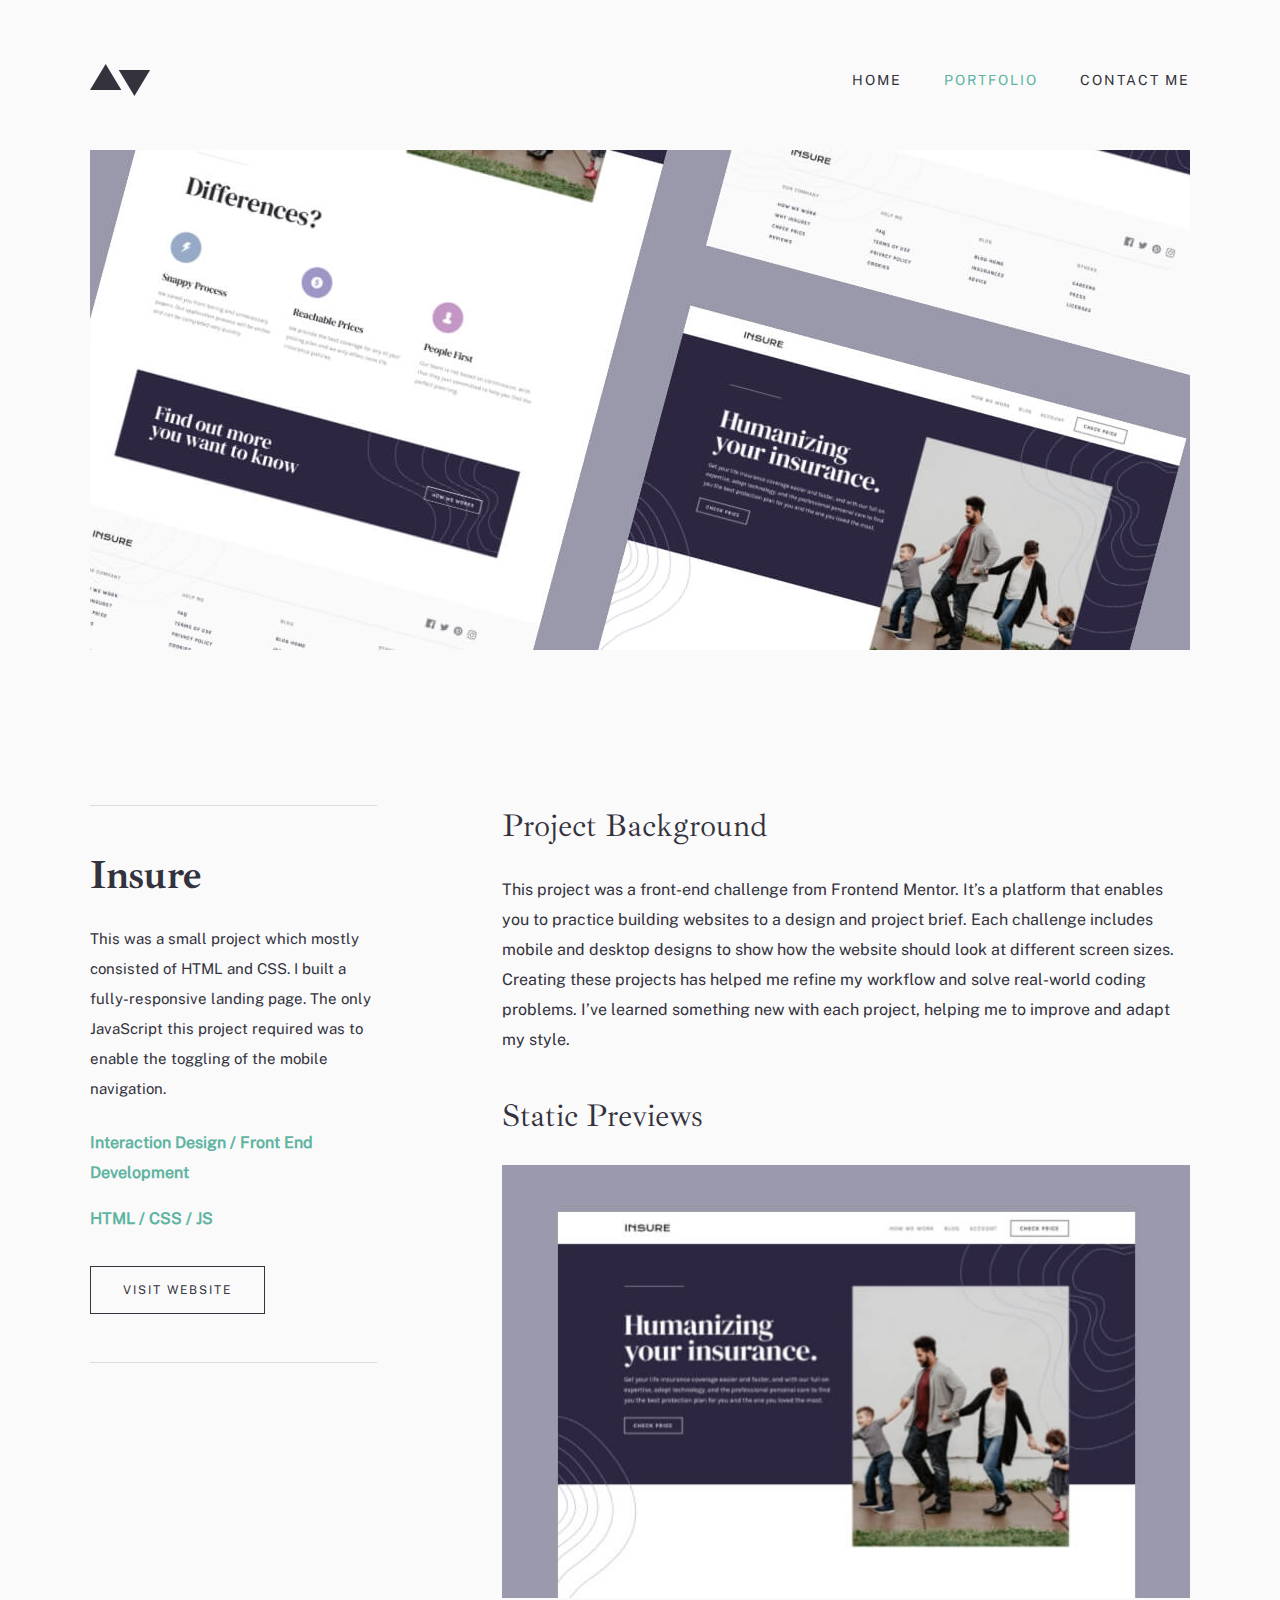
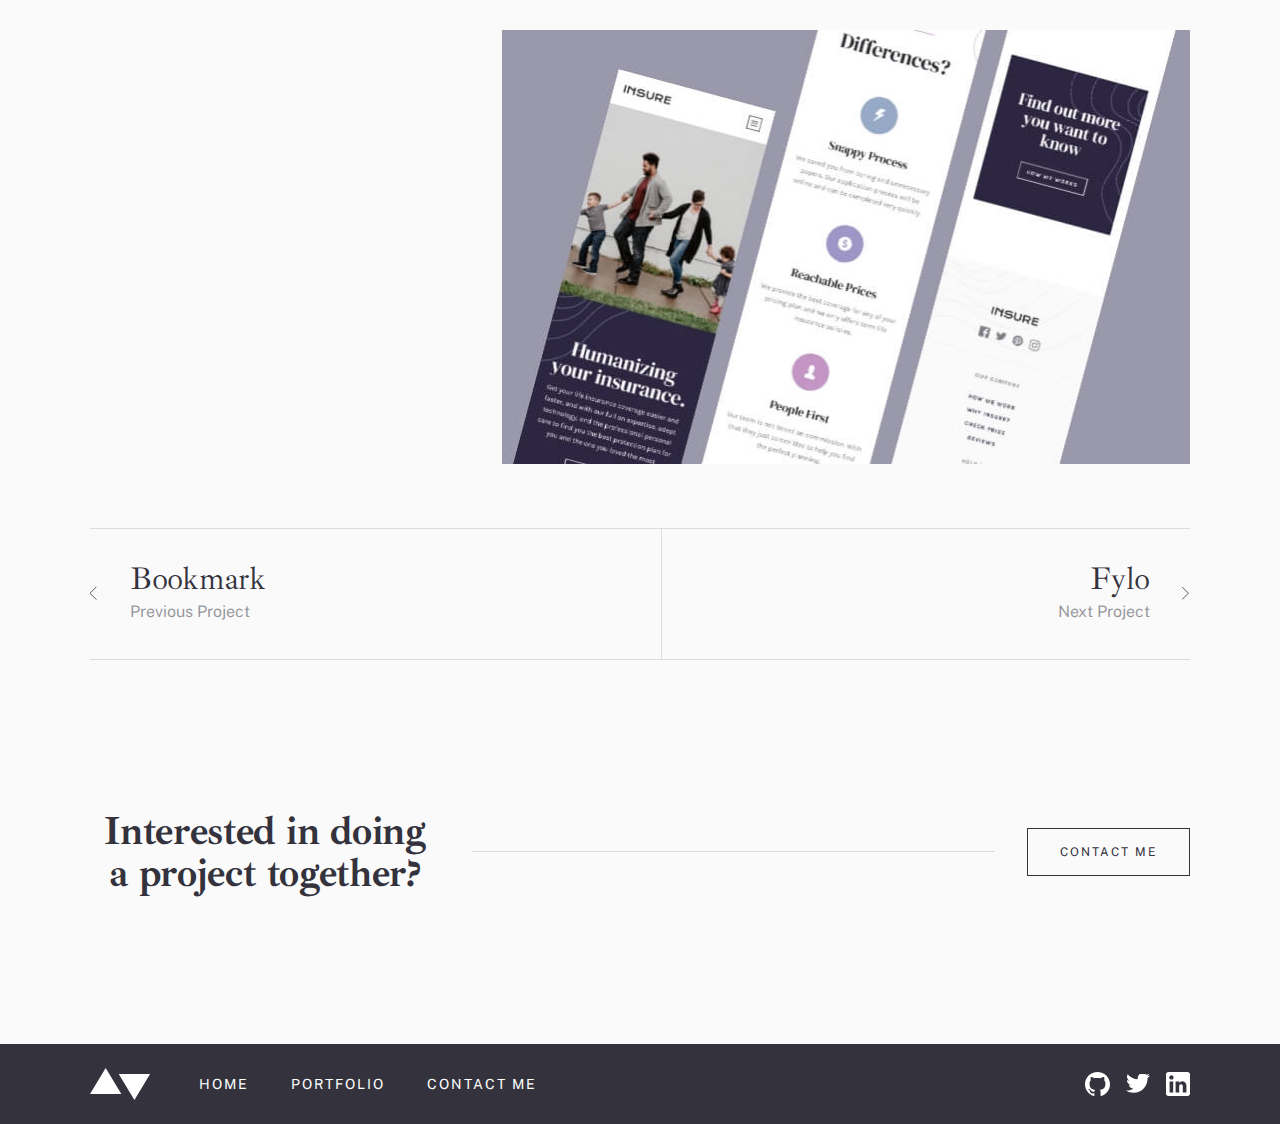
<file: portfolio-detail-insure.html>
<!DOCTYPE html>
<html lang="en">
<head>
  <meta charset="UTF-8">
  <meta http-equiv="X-UA-Compatible" content="IE=edge">
  <meta name="viewport" content="width=device-width, initial-scale=1.0">
  <title>Project Insure details</title>

  <!-- STYLESHEETS -->
  <link rel="stylesheet" href="/css/style.css">
  <link rel="stylesheet" href="/css/normalize.css">
</head>
<body>

  <!-- SITE_HEADER -->
  <header class="site-header">
    <div class="site-header__container container">
      <a href="index.html" class="site-header__logo logo">
        <img class="logo__img" src="./img/logo.svg" alt="Portfolio logo" width="61" height="32">
      </a>

      <!-- SITENAV -->
      <nav class="site-header__sitenav sitenav sitenav--site-header">
        <ul class="sitenav__list sitenav__list--site-footer">
          <li class="sitenav__item"><a href="index.html" class="sitenav__link">Home</a></li>
          <li class="sitenav__item  sitenav__item--active"><a href="portfolio.html" class="sitenav__link">Portfolio</a></li>
          <li class="sitenav__item"><a href="contact.html" class="sitenav__link">Contact Me</a></li>
        </ul>
      </nav>

      <button class="site-header__toggler" type="button" aria-label="Menu"></button>
    </div>
  </header>

  <!-- MAIN-CONTENT -->
  <main class="main-content">

    <!-- PROJECT-HERO -->
    <div class="project-hero">
      <div class="container">
        <picture class="project-hero__picture">
          <source srcset="./img/hero-img-insure-desktop.jpeg 1x, ./img/hero-img-insure-desktop@2x.jpeg 2x" media="(min-width:900px)">
          <source srcset="./img/hero-img-insure-tablet.jpeg 1x, ./img/hero-img-insure-tablet@2x.jpeg 2x" media="(min-width:550px)">
          <img src="./img/hero-img-insure.jpeg" alt="" class="project-hero__img" width="311" height="140" srcset="./img/hero-img-insure.jpeg 1x, ./img/hero-img-insure@2x.jpeg 2x" aria-hidden="true">
        </picture>
      </div>
    </div>



    <div class="project-meta-details">
      <div class="project-meta-details__container container">
        <!-- PROJECT-META -->
        <div class="project-meta-details__meta project-meta">
            <div class="project-meta__inner">
              <h1 class="project-meta__heading">Insure</h1>
              <p class="project-meta__description">This was a small project which mostly consisted of HTML and CSS. I built a fully-responsive landing page. The only JavaScript this project required was to enable the toggling of the mobile navigation.</p>
              <div class="project-meta__tags">
                <div class="project-meta__tag-group">Interaction Design / Front End Development</div>
                <div class="project-meat__tag-group">HTML / CSS / JS</div>
              </div>
              <!-- <div style="clear: both;"></div> -->
              <a href="#" class="project-meta__button button">Visit website</a>
            </div>
        </div>

        <!-- PROJECT-DETAILS -->
        <div class="project-meta-details__details project-details">
          <section class="project-details__section">
            <h2 class="project-details__heading project-details__heading--static-previews">Project Background</h2>
            <div class="project-details__text-wrapper">
              <p class="project-details__text">This project was a front-end  challenge from Frontend Mentor. It’s a platform that enables you to practice building websites to a design and project brief. Each challenge includes mobile and desktop designs to show how the website should look at different screen sizes. Creating these projects has helped me refine my workflow and solve real-world coding problems. I’ve learned something new with each project, helping me to improve and adapt my style.</p>
            </div>
          </section>

          <section class="project-details__section">
            <h2 class="project-details__heading">Static Previews</h2>
            <ul class="project-details__static-previews static-previews" role="list">
              <li class="static-previews__item" role="listitem">
                <picture class="static-previews__picture">
                  <source  srcset="./img/static-preview-1-insure-tablet.jpeg 1x, ./img/static-preview-1-insure-tablet@2x.jpeg 2x" media="(min-width: 600px)">

                  <img class="static-previews__img" src="./img/static-preview-1-insure.jpeg" alt="" srcset="./img/static-preview-1-insure.jpeg 1x, ./img/static-preview-1-insure@2x.jpeg 2x" width="313" height="197">
                </picture>
              </li>
              <li class="static-previews__item" role="listitem">
                <picture class="static-previews__picture">
                  <source  srcset="./img/static-preview-2-insure-tablet.jpeg 1x, ./img/static-preview-2-insure-tablet@2x.jpeg 2x" media="(min-width: 600px)">

                  <img class="static-previews__img" src="./img/static-preview-2-insure.jpeg" alt="" srcset="./img/static-preview-2-insure.jpeg 1x, ./img/static-preview-2-insure@2x.jpeg 2x" width="313" height="197">
                </picture>
              </li>
            </ul>
          </section>

        </div>

      </div>
    </div>


    <!-- PAGE-CONTROL -->
      <section class="page-controls">
        <div class="page-controls__container container">
          <h2 class="visually-hidden">Other projects</h2>
          <div class="page-controls__inner">
            <a class="page-controls__link page-controls__link--prev" href="portfolio-detail-bookmark.html">
              <svg class="page-controls__icon" xmlns="http://www.w3.org/2000/svg" viewBox="0 0 10 18" width="9" height="17" fill="none"><path stroke="currentColor" d="M8 0 0 8l8 8"/></svg>
              <span class="page-controls__text">Previous project</span>
              <span class="page-controls__title">Bookmark</span>
            </a>
            <a class="page-controls__link page-controls__link--next" href="portfolio-detail-fylo.html">
              <svg class="page-controls__icon" xmlns="http://www.w3.org/2000/svg" viewBox="0 0 10 18" width="9" height="17" fill="none"><path stroke="currentColor" d="m0 0 8 8-8 8"/></svg>
              <span class="page-controls__text">Next project</span>
              <span class="page-controls__title">Fylo</span>
            </a>
          </div>
        </div>
      </section>


    <!-- CONTACVT-CTA -->
    <section class="contact-cta contact-cta--portfolio-index">
      <div class="contact-cta__container container">
        <h2 class="contact-cta__heading">Interested in doing a project together?</h2>
        <a href="contact.html" class="button">Contact me</a>
      </div>
    </section>
  </main>



  <!-- SITE-FOOTER -->
  <footer class="site-footer">
    <div class="site-footer__container container">
      <a href="index.html" class="site-footer__logo logo">
        <img class="logo__img" src="./img/logo-footer.svg" alt="Portfolio logo" width="61" height="32">
      </a>

      <div class="site-footer__sitenav sitenav">
        <ul class="sitenav__list sitenav__list--site-footer">
          <li class="sitenav__item"><a href="index.html" class="sitenav__link">Home</a></li>
          <li class="sitenav__item"><a href="portfolio.html" class="sitenav__link">Portfolio</a></li>
          <li class="sitenav__item"><a href="contact.html" class="sitenav__link">Contact Me</a></li>
        </ul>
      </div>

      <!-- SOCIALS -->
      <div class="socials">
        <ul class="socials__list">
          <li class="socials__item">
            <a href="#" class="socials__link" target="_blank" aria-label="Github profile">
              <svg class="socials__icon" width="25.000000" height="24.000000" viewBox="0 0 25 24" fill="none" xmlns="http://www.w3.org/2000/svg" xmlns:xlink="http://www.w3.org/1999/xlink">
                <defs/>
                <path id="github-logo" d="M12.5 0C5.59 0 0 5.5 0 12.3C0 17.74 3.58 22.35 8.54 23.97C9.17 24.09 9.4 23.71 9.4 23.38C9.4 23.09 9.39 22.32 9.38 21.29C5.9 22.03 5.17 19.64 5.17 19.64C4.6 18.22 3.78 17.84 3.78 17.84C2.65 17.08 3.87 17.09 3.87 17.09C5.12 17.18 5.78 18.36 5.78 18.36C6.9 20.24 8.71 19.7 9.42 19.38C9.53 18.59 9.86 18.05 10.21 17.74C7.44 17.43 4.52 16.37 4.52 11.66C4.52 10.31 5 9.22 5.81 8.36C5.67 8.05 5.24 6.79 5.92 5.1C5.92 5.1 6.96 4.77 9.35 6.36C10.35 6.09 11.42 5.95 12.48 5.95C13.54 5.95 14.6 6.09 15.6 6.36C17.98 4.77 19.03 5.1 19.03 5.1C19.7 6.79 19.28 8.05 19.15 8.36C19.95 9.22 20.43 10.31 20.43 11.66C20.43 16.38 17.51 17.43 14.73 17.73C15.17 18.1 15.57 18.85 15.57 20C15.57 21.65 15.56 22.97 15.56 23.37C15.56 23.7 15.78 24.08 16.42 23.96C21.42 22.34 25 17.73 25 12.3C25 5.5 19.4 0 12.5 0L12.5 0Z" fill="currentColor" fill-opacity="1.000000" fill-rule="nonzero"/>
              </svg>

            </a>
          </li>
          <li class="socials__item">
            <a href="#" class="socials__link" target="_blank" aria-label="Twitter profile">
              <svg class="socials__icon" width="24.000000" height="19.000000" viewBox="0 0 24 19" fill="none" xmlns="http://www.w3.org/2000/svg" xmlns:xlink="http://www.w3.org/1999/xlink">
                <defs/>
                <path id="twitter-logo" d="M24 1.55C23.11 1.94 22.16 2.21 21.17 2.33C22.18 1.72 22.97 0.75 23.33 -0.4C22.38 0.17 21.33 0.58 20.2 0.8C19.31 -0.16 18.03 -0.76 16.61 -0.76C13.43 -0.76 11.1 2.21 11.81 5.29C7.72 5.08 4.09 3.12 1.67 0.14C0.38 2.36 1 5.25 3.19 6.72C2.38 6.69 1.62 6.47 0.96 6.1C0.91 8.38 2.54 10.52 4.91 10.99C4.22 11.18 3.46 11.22 2.68 11.08C3.31 13.03 5.13 14.46 7.29 14.5C5.21 16.12 2.61 16.84 0 16.54C2.17 17.93 4.76 18.75 7.54 18.75C16.68 18.75 21.85 11.03 21.54 4.1C22.5 3.41 23.34 2.54 24 1.55Z" fill="currentColor" fill-opacity="1.000000" fill-rule="nonzero"/>
              </svg>

            </a>
          </li>
          <li class="socials__item">
            <a href="#" class="socials__link" target="_blank" aria-label="LinkedIn profile">
              <svg class="socials__icon" width="24.000000" height="24.000000" viewBox="0 0 24 24" fill="none" xmlns="http://www.w3.org/2000/svg" xmlns:xlink="http://www.w3.org/1999/xlink">
                <defs/>
                <path id="linkedin-logo" d="M2.40002 0L21.6 0C22.92 0 24 1.07999 24 2.39999L24 21.6C24 22.92 22.92 24 21.6 24L2.40002 24C1.07996 24 0 22.92 0 21.6L0 2.39999C0 1.07999 1.07996 0 2.40002 0ZM5.40002 7.56C4.19995 7.56 3.23999 6.60001 3.23999 5.39999C3.23999 4.20001 4.19995 3.23999 5.40002 3.23999C6.59998 3.23999 7.56006 4.20001 7.56006 5.39999C7.56006 6.60001 6.59998 7.56 5.40002 7.56ZM16.8 20.4L20.4 20.4L20.4 13.56C20.4 11.28 18.48 9.35999 16.2 9.35999C15.12 9.35999 13.8 10.08 13.2 11.04L13.2 9.60001L9.59998 9.60001L9.59998 20.4L13.2 20.4L13.2 14.04C13.2 13.08 14.04 12.24 15 12.24C15.96 12.24 16.8 13.08 16.8 14.04L16.8 20.4ZM3.59998 20.4L7.19995 20.4L7.19995 9.60001L3.59998 9.60001L3.59998 20.4Z" clip-rule="evenodd" fill="currentColor" fill-opacity="1.000000" fill-rule="evenodd"/>
              </svg>

            </a>
          </li>
        </ul>
      </div>
    </div>
  </footer>

  <script src="/js/index.js"></script>
</body>
</html>
</file>
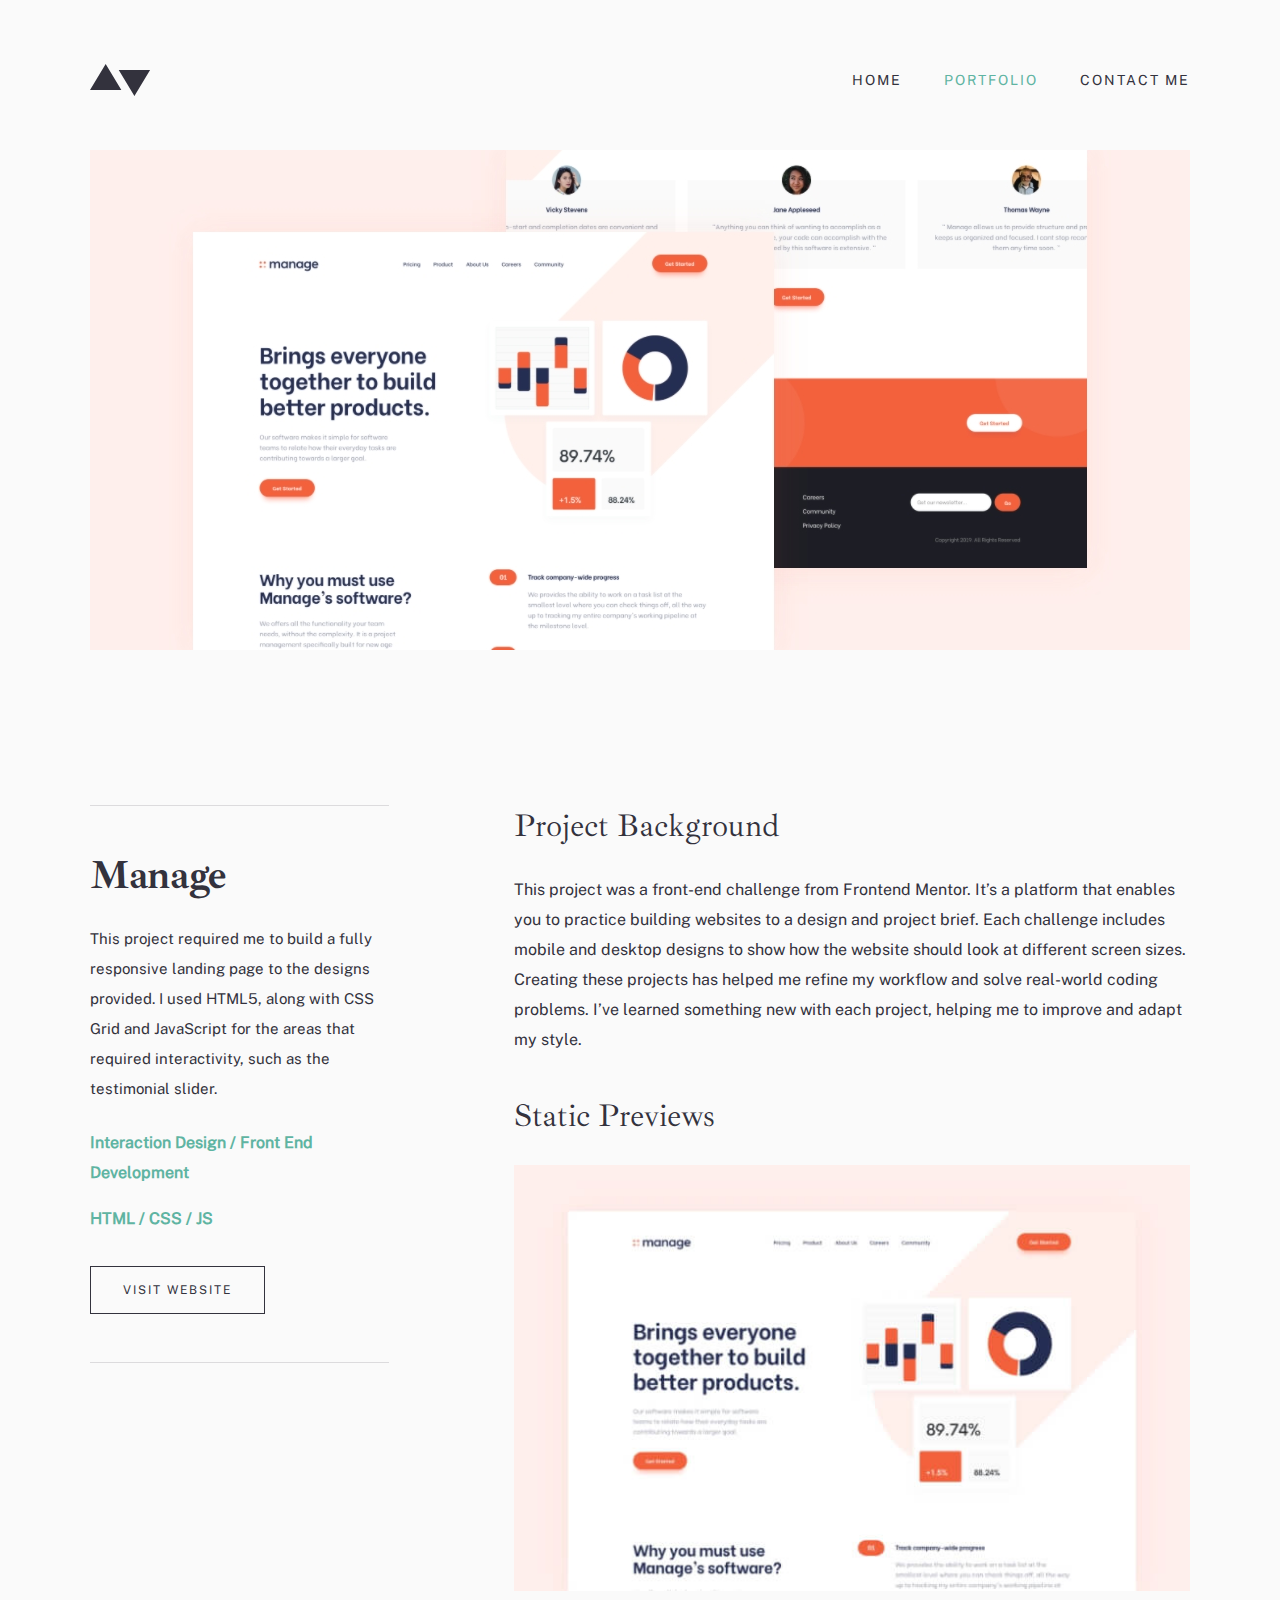
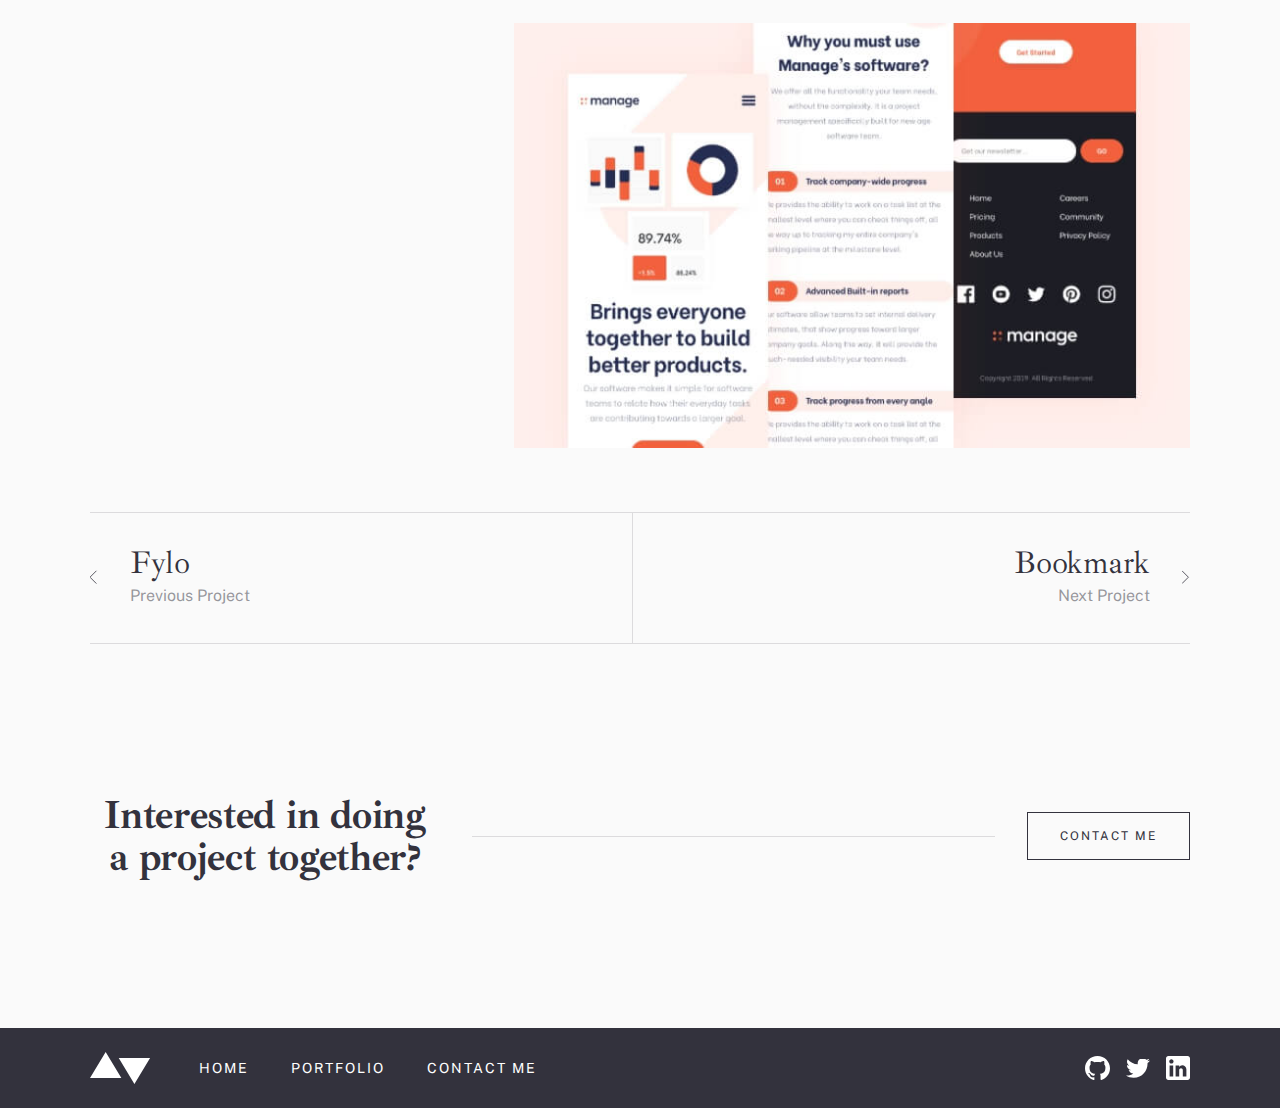
<file: portfolio-detail-manage.html>
<!DOCTYPE html>
<html lang="en">
<head>
  <meta charset="UTF-8">
  <meta http-equiv="X-UA-Compatible" content="IE=edge">
  <meta name="viewport" content="width=device-width, initial-scale=1.0">
  <title>Project Manage details</title>

  <!-- STYLESHEETS -->
  <link rel="stylesheet" href="/css/style.css">
  <link rel="stylesheet" href="/css/normalize.css">
</head>
<body>

  <!-- SITE_HEADER -->
  <header class="site-header">
    <div class="site-header__container container">
      <a href="index.html" class="site-header__logo logo">
        <img class="logo__img" src="./img/logo.svg" alt="Portfolio logo" width="61" height="32">
      </a>

      <!-- SITENAV -->
      <nav class="site-header__sitenav sitenav sitenav--site-header">
        <ul class="sitenav__list sitenav__list--site-footer">
          <li class="sitenav__item"><a href="index.html" class="sitenav__link">Home</a></li>
          <li class="sitenav__item  sitenav__item--active"><a href="portfolio.html" class="sitenav__link">Portfolio</a></li>
          <li class="sitenav__item"><a href="contact.html" class="sitenav__link">Contact Me</a></li>
        </ul>
      </nav>

      <button class="site-header__toggler" type="button" aria-label="Menu"></button>
    </div>
  </header>

  <!-- MAIN-CONTENT -->
  <main class="main-content">

    <!-- PROJECT-HERO -->
    <div class="project-hero">
      <div class="container">
        <picture class="project-hero__picture">
          <source srcset="./img/hero-img-manage-desktop.jpeg 1x, ./img/hero-img-manage-desktop@2x.jpeg 2x" media="(min-width:900px)">
          <source srcset="./img/hero-img-manage-tablet.jpeg 1x, ./img/hero-img-manage-tablet@2x.jpeg 2x" media="(min-width:550px)">
          <img src="./img/hero-img-manage.jpeg" alt="" class="project-hero__img" width="311" height="140" srcset="./img/hero-img-manage.jpeg 1x, ./img/hero-img-manage@2x.jpeg 2x" aria-hidden="true">
        </picture>
      </div>
    </div>



    <div class="project-meta-details">
      <div class="project-meta-details__container container">
        <!-- PROJECT-META -->
        <div class="project-meta-details__meta project-meta">
            <div class="project-meta__inner">
              <h1 class="project-meta__heading">Manage</h1>
              <p class="project-meta__description">This project required me to build a fully responsive landing page to the designs provided. I used HTML5, along with CSS Grid and JavaScript for the areas that required interactivity, such as the testimonial slider.</p>
              <div class="project-meta__tags">
                <div class="project-meta__tag-group">Interaction Design / Front End Development</div>
                <div class="project-meat__tag-group">HTML / CSS / JS</div>
              </div>
              <!-- <div style="clear: both;"></div> -->
              <a href="#" class="project-meta__button button">Visit website</a>
            </div>
        </div>

        <!-- PROJECT-DETAILS -->
        <div class="project-meta-details__details project-details">
          <section class="project-details__section">
            <h2 class="project-details__heading project-details__heading--static-previews">Project Background</h2>
            <div class="project-details__text-wrapper">
              <p class="project-details__text">This project was a front-end  challenge from Frontend Mentor. It’s a platform that enables you to practice building websites to a design and project brief. Each challenge includes mobile and desktop designs to show how the website should look at different screen sizes. Creating these projects has helped me refine my workflow and solve real-world coding problems. I’ve learned something new with each project, helping me to improve and adapt my style.</p>
            </div>
          </section>

          <section class="project-details__section">
            <h2 class="project-details__heading">Static Previews</h2>
            <ul class="project-details__static-previews static-previews" role="list">
              <li class="static-previews__item" role="listitem">
                <picture class="static-previews__picture">
                  <source  srcset="./img/static-preview-1-manage-tablet.jpeg 1x, ./img/static-preview-1-manage-tablet@2x.jpeg 2x" media="(min-width: 600px)">

                  <img class="static-previews__img" src="./img/static-preview-1-manage-mobile.jpeg" alt="" srcset="./img/static-preview-1-manage-mobile.jpeg 1x, ./img/static-preview-1-manage-mobile@2x.jpeg 2x" width="313" height="197">
                </picture>
              </li>
              <li class="static-previews__item" role="listitem">
                <picture class="static-previews__picture">
                  <source  srcset="./img/static-preview-2-manage-tablet.jpeg 1x, ./img/static-preview-2-manage-tablet@2x.jpeg 2x" media="(min-width: 600px)">

                  <img class="static-previews__img" src="./img/static-preview-2-manage-mobile.jpeg" alt="" srcset="./img/static-preview-2-manage-mobile.jpeg 1x, ./img/static-preview-2-manage-mobile@2x.jpeg 2x" width="313" height="197">
                </picture>
              </li>
            </ul>
          </section>

        </div>

      </div>
    </div>


    <!-- PAGE-CONTROL -->
      <section class="page-controls">
        <div class="page-controls__container container">
          <h2 class="visually-hidden">Other projects</h2>
          <div class="page-controls__inner">
            <a class="page-controls__link page-controls__link--prev" href="portfolio-detail-fylo.html">
              <svg class="page-controls__icon" xmlns="http://www.w3.org/2000/svg" viewBox="0 0 10 18" width="9" height="17" fill="none"><path stroke="currentColor" d="M8 0 0 8l8 8"/></svg>
              <span class="page-controls__text">Previous project</span>
              <span class="page-controls__title">Fylo</span>
            </a>
            <a class="page-controls__link page-controls__link--next" href="portfolio-detail-bookmark.html">
              <svg class="page-controls__icon" xmlns="http://www.w3.org/2000/svg" viewBox="0 0 10 18" width="9" height="17" fill="none"><path stroke="currentColor" d="m0 0 8 8-8 8"/></svg>
              <span class="page-controls__text">Next project</span>
              <span class="page-controls__title">Bookmark</span>
            </a>
          </div>
        </div>
      </section>


    <!-- CONTACVT-CTA -->
    <section class="contact-cta contact-cta--portfolio-index">
      <div class="contact-cta__container container">
        <h2 class="contact-cta__heading">Interested in doing a project together?</h2>
        <a href="contact.html" class="button">Contact me</a>
      </div>
    </section>
  </main>



  <!-- SITE-FOOTER -->
  <footer class="site-footer">
    <div class="site-footer__container container">
      <a href="index.html" class="site-footer__logo logo">
        <img class="logo__img" src="./img/logo-footer.svg" alt="Portfolio logo" width="61" height="32">
      </a>

      <div class="site-footer__sitenav sitenav">
        <ul class="sitenav__list sitenav__list--site-footer">
          <li class="sitenav__item"><a href="index.html" class="sitenav__link">Home</a></li>
          <li class="sitenav__item"><a href="portfolio.html" class="sitenav__link">Portfolio</a></li>
          <li class="sitenav__item"><a href="contact.html" class="sitenav__link">Contact Me</a></li>
        </ul>
      </div>

      <!-- SOCIALS -->
      <div class="socials">
        <ul class="socials__list">
          <li class="socials__item">
            <a href="#" class="socials__link" target="_blank" aria-label="Github profile">
              <svg class="socials__icon" width="25.000000" height="24.000000" viewBox="0 0 25 24" fill="none" xmlns="http://www.w3.org/2000/svg" xmlns:xlink="http://www.w3.org/1999/xlink">
                <defs/>
                <path id="github-logo" d="M12.5 0C5.59 0 0 5.5 0 12.3C0 17.74 3.58 22.35 8.54 23.97C9.17 24.09 9.4 23.71 9.4 23.38C9.4 23.09 9.39 22.32 9.38 21.29C5.9 22.03 5.17 19.64 5.17 19.64C4.6 18.22 3.78 17.84 3.78 17.84C2.65 17.08 3.87 17.09 3.87 17.09C5.12 17.18 5.78 18.36 5.78 18.36C6.9 20.24 8.71 19.7 9.42 19.38C9.53 18.59 9.86 18.05 10.21 17.74C7.44 17.43 4.52 16.37 4.52 11.66C4.52 10.31 5 9.22 5.81 8.36C5.67 8.05 5.24 6.79 5.92 5.1C5.92 5.1 6.96 4.77 9.35 6.36C10.35 6.09 11.42 5.95 12.48 5.95C13.54 5.95 14.6 6.09 15.6 6.36C17.98 4.77 19.03 5.1 19.03 5.1C19.7 6.79 19.28 8.05 19.15 8.36C19.95 9.22 20.43 10.31 20.43 11.66C20.43 16.38 17.51 17.43 14.73 17.73C15.17 18.1 15.57 18.85 15.57 20C15.57 21.65 15.56 22.97 15.56 23.37C15.56 23.7 15.78 24.08 16.42 23.96C21.42 22.34 25 17.73 25 12.3C25 5.5 19.4 0 12.5 0L12.5 0Z" fill="currentColor" fill-opacity="1.000000" fill-rule="nonzero"/>
              </svg>

            </a>
          </li>
          <li class="socials__item">
            <a href="#" class="socials__link" target="_blank" aria-label="Twitter profile">
              <svg class="socials__icon" width="24.000000" height="19.000000" viewBox="0 0 24 19" fill="none" xmlns="http://www.w3.org/2000/svg" xmlns:xlink="http://www.w3.org/1999/xlink">
                <defs/>
                <path id="twitter-logo" d="M24 1.55C23.11 1.94 22.16 2.21 21.17 2.33C22.18 1.72 22.97 0.75 23.33 -0.4C22.38 0.17 21.33 0.58 20.2 0.8C19.31 -0.16 18.03 -0.76 16.61 -0.76C13.43 -0.76 11.1 2.21 11.81 5.29C7.72 5.08 4.09 3.12 1.67 0.14C0.38 2.36 1 5.25 3.19 6.72C2.38 6.69 1.62 6.47 0.96 6.1C0.91 8.38 2.54 10.52 4.91 10.99C4.22 11.18 3.46 11.22 2.68 11.08C3.31 13.03 5.13 14.46 7.29 14.5C5.21 16.12 2.61 16.84 0 16.54C2.17 17.93 4.76 18.75 7.54 18.75C16.68 18.75 21.85 11.03 21.54 4.1C22.5 3.41 23.34 2.54 24 1.55Z" fill="currentColor" fill-opacity="1.000000" fill-rule="nonzero"/>
              </svg>

            </a>
          </li>
          <li class="socials__item">
            <a href="#" class="socials__link" target="_blank" aria-label="LinkedIn profile">
              <svg class="socials__icon" width="24.000000" height="24.000000" viewBox="0 0 24 24" fill="none" xmlns="http://www.w3.org/2000/svg" xmlns:xlink="http://www.w3.org/1999/xlink">
                <defs/>
                <path id="linkedin-logo" d="M2.40002 0L21.6 0C22.92 0 24 1.07999 24 2.39999L24 21.6C24 22.92 22.92 24 21.6 24L2.40002 24C1.07996 24 0 22.92 0 21.6L0 2.39999C0 1.07999 1.07996 0 2.40002 0ZM5.40002 7.56C4.19995 7.56 3.23999 6.60001 3.23999 5.39999C3.23999 4.20001 4.19995 3.23999 5.40002 3.23999C6.59998 3.23999 7.56006 4.20001 7.56006 5.39999C7.56006 6.60001 6.59998 7.56 5.40002 7.56ZM16.8 20.4L20.4 20.4L20.4 13.56C20.4 11.28 18.48 9.35999 16.2 9.35999C15.12 9.35999 13.8 10.08 13.2 11.04L13.2 9.60001L9.59998 9.60001L9.59998 20.4L13.2 20.4L13.2 14.04C13.2 13.08 14.04 12.24 15 12.24C15.96 12.24 16.8 13.08 16.8 14.04L16.8 20.4ZM3.59998 20.4L7.19995 20.4L7.19995 9.60001L3.59998 9.60001L3.59998 20.4Z" clip-rule="evenodd" fill="currentColor" fill-opacity="1.000000" fill-rule="evenodd"/>
              </svg>

            </a>
          </li>
        </ul>
      </div>
    </div>
  </footer>

  <script src="/js/index.js"></script>
</body>
</html>
</file>
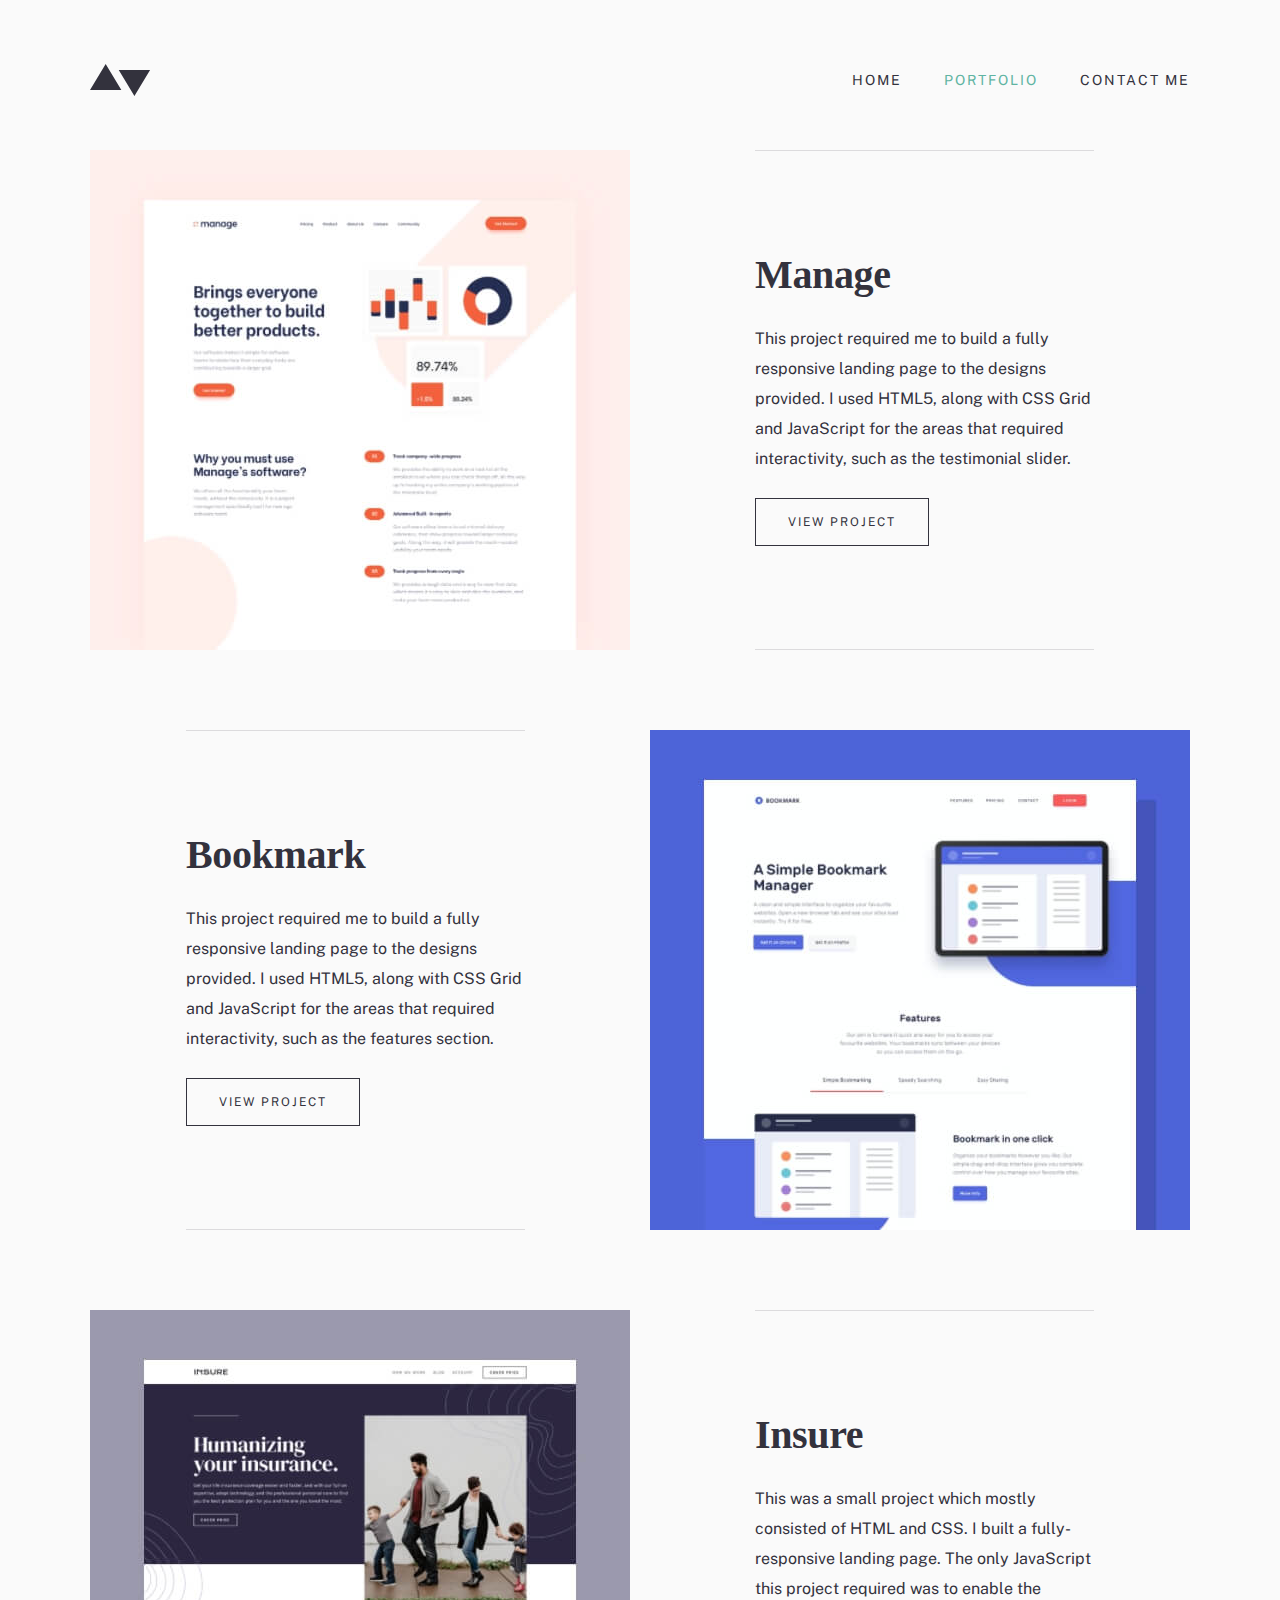
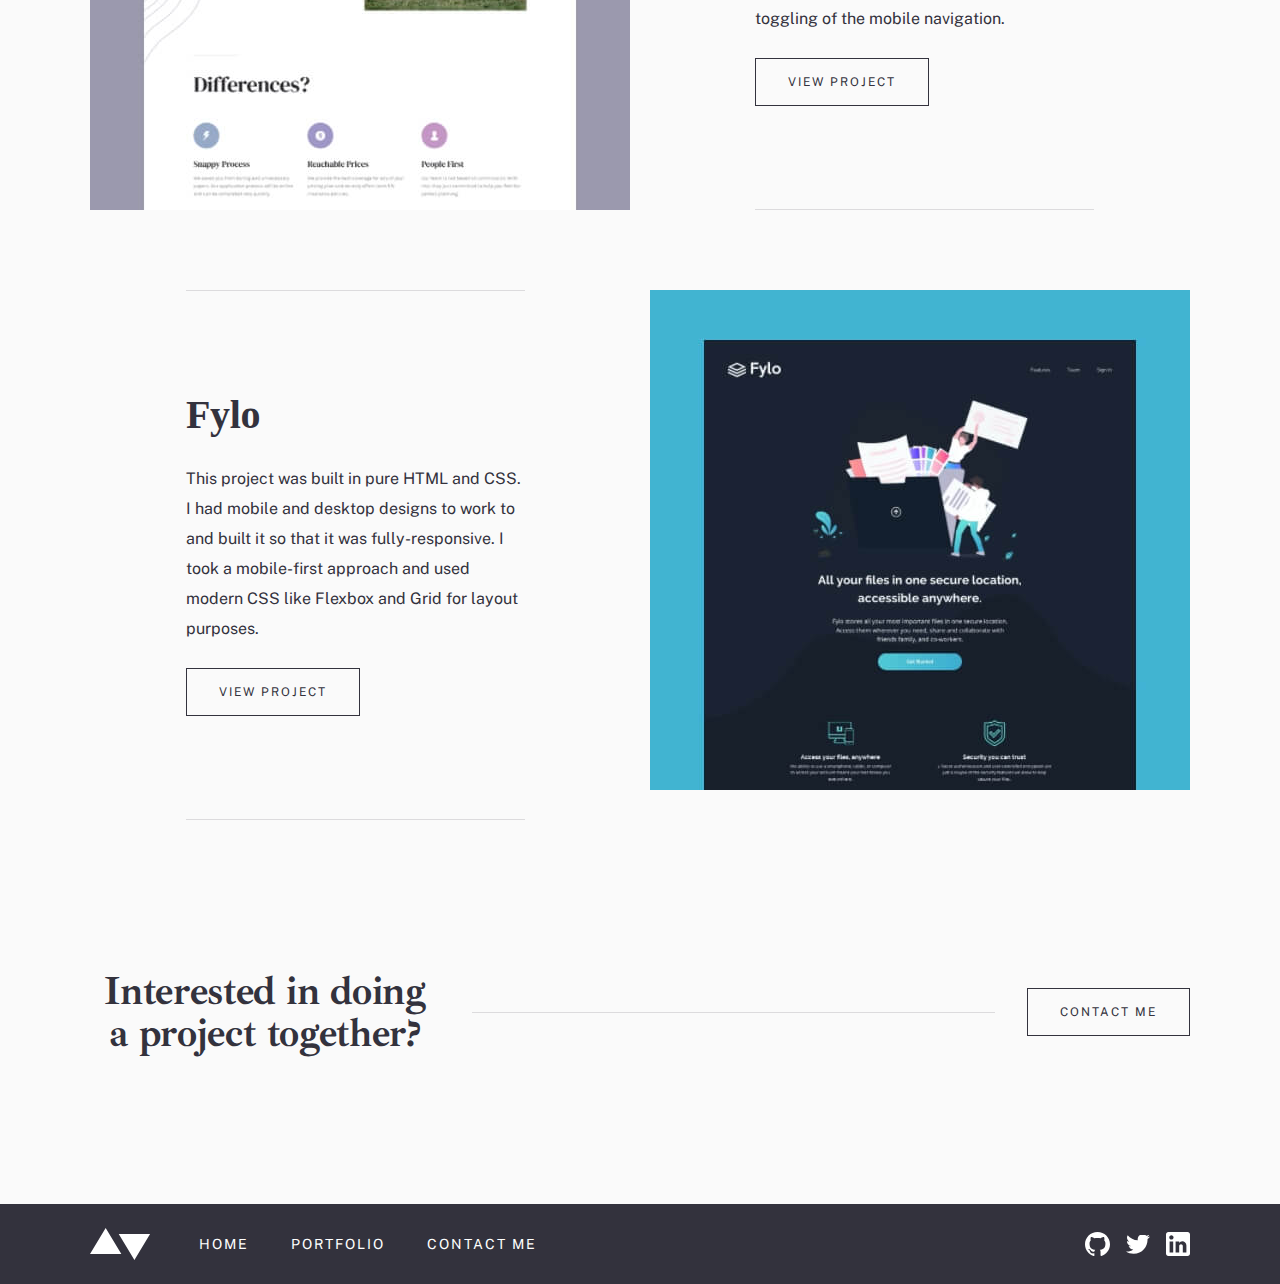
<file: portfolio.html>
<!DOCTYPE html>
<html lang="en">
<head>
  <meta charset="UTF-8">
  <meta http-equiv="X-UA-Compatible" content="IE=edge">
  <meta name="viewport" content="width=device-width, initial-scale=1.0">
  <title>Minimalistic Portfolio</title>

  <!-- STYLESHEETS -->
  <link rel="stylesheet" href="/css/style.css">
  <link rel="stylesheet" href="/css/normalize.css">
</head>
<body>

  <!-- SITE_HEADER -->
  <header class="site-header">
    <div class="site-header__container container">
      <a href="index.html" class="site-header__logo logo">
        <img class="logo__img" src="./img/logo.svg" alt="Portfolio logo" width="61" height="32">
      </a>

      <!-- SITENAV -->
      <nav class="site-header__sitenav sitenav sitenav--site-header">
        <ul class="sitenav__list sitenav__list--site-footer">
          <li class="sitenav__item"><a href="index.html" class="sitenav__link">Home</a></li>
          <li class="sitenav__item  sitenav__item--active"><a href="portfolio.html" class="sitenav__link">Portfolio</a></li>
          <li class="sitenav__item"><a href="contact.html" class="sitenav__link">Contact Me</a></li>
        </ul>
      </nav>

      <button class="site-header__toggler" type="button" aria-label="Menu"></button>
    </div>
  </header>

  <!-- MAIN-CONTENT -->
  <main class="main-content">

    <h1 class="visually-hidden">Portfolio</h1>
    <div class="container">
      <ul class="img-text-info-list">

        <li class="img-text-info-list__item img-text-info">
          <picture class="img-text-info__picture">
            <source srcset="./img/manage-preview-desktop.jpeg 1x, ./img/manage-preview-desktop@2x.jpeg 2x" media="(min-width:1180px)">
            <img class="img-text-info__img" src="./img/manage-preview.jpeg" alt="Preview of Manage project" width="311" height="288" srcset="./img/manage-preview.jpeg 1x, ./img/manage-preview@2x.jpeg 2x">
          </picture>

          <div class="img-text-info__info">
            <h3 class="img-text-info__title">Manage</h3>
            <p class="img-text-info__description">This project required me to build a fully responsive landing page to the designs provided. I used HTML5, along with CSS Grid and JavaScript for the areas that required interactivity, such as the testimonial slider.</p>
            <a href="portfolio-detail-manage.html" class="button">View project</a>
          </div>
        </li>

        <li class="img-text-info-list__item img-text-info">
          <picture class="img-text-info__picture">
            <source srcset="./img/bookmark-preview-desktop.jpeg 1x, ./img/bookmark-preview-desktop@2x.jpeg 2x" media="(min-width:1180px)">
            <img class="img-text-info__img" src="./img/bookmark-preview.jpeg" alt="Preview of Manage project" width="311" height="288" srcset="./img/bookmark-preview.jpeg 1x, ./img/bookmark-preview@2x.jpeg 2x">
          </picture>

          <div class="img-text-info__info">
            <h3 class="img-text-info__title">Bookmark</h3>
            <p class="img-text-info__description">This project required me to build a fully responsive landing page to the designs provided. I used HTML5, along with CSS Grid and JavaScript for the areas that required interactivity, such as the features section.</p>
            <a href="portfolio-detail-bookmark.html" class="button">View project</a>
          </div>
        </li>

        <li class="img-text-info-list__item img-text-info">
          <picture class="img-text-info__picture">
            <source srcset="./img/insure-preview-desktop.jpeg 1x, ./img/insure-preview-desktop@2x.jpeg 2x" media="(min-width:1180px)">
            <img class="img-text-info__img" src="./img/insure-preview.jpeg" alt="Preview of Manage project" width="311" height="288" srcset="./img/insure-preview.jpeg 1x, ./img/insure-preview@2x.jpeg 2x">
          </picture>

          <div class="img-text-info__info">
            <h3 class="img-text-info__title">Insure</h3>
            <p class="img-text-info__description">This was a small project which mostly consisted of HTML and CSS. I built a fully-responsive landing page. The only JavaScript this project required was to enable the toggling of the mobile navigation.</p>
            <a href="portfolio-detail-insure.html" class="button">View project</a>
          </div>
        </li>

        <li class="img-text-info-list__item img-text-info">
          <picture class="img-text-info__picture">
            <source srcset="./img/fylo-preview-desktop.jpeg 1x, ./img/fylo-preview-desktop@2x.jpeg 2x" media="(min-width:1180px)">
            <img class="img-text-info__img" src="./img/fylo-preview.jpeg" alt="Preview of Manage project" width="311" height="288" srcset="./img/fylo-preview.jpeg 1x, ./img/fylo-preview@2x.jpeg 2x">
          </picture>

          <div class="img-text-info__info">
            <h3 class="img-text-info__title">Fylo</h3>
            <p class="img-text-info__description">This project was built in pure HTML and CSS. I had mobile and desktop designs to work to and built it so that it was fully-responsive. I took a mobile-first approach and used modern CSS like Flexbox and Grid for layout purposes.</p>
            <a href="portfolio-detail-fylo.html" class="button">View project</a>
          </div>
        </li>

      </ul>

    </div>

    <!-- CONTACVT-CTA -->
    <section class="contact-cta contact-cta--portfolio-index">
      <div class="contact-cta__container container">
        <h2 class="contact-cta__heading">Interested in doing a project together?</h2>
        <a href="contact.html" class="button">Contact me</a>
      </div>
    </section>
  </main>



  <!-- SITE-FOOTER -->
  <footer class="site-footer">
    <div class="site-footer__container container">
      <a href="index.html" class="site-footer__logo logo">
        <img class="logo__img" src="./img/logo-footer.svg" alt="Portfolio logo" width="61" height="32">
      </a>

      <div class="site-footer__sitenav sitenav">
        <ul class="sitenav__list sitenav__list--site-footer">
          <li class="sitenav__item"><a href="index.html" class="sitenav__link">Home</a></li>
          <li class="sitenav__item"><a href="portfolio.html" class="sitenav__link">Portfolio</a></li>
          <li class="sitenav__item"><a href="contact.html" class="sitenav__link">Contact Me</a></li>
        </ul>
      </div>

      <!-- SOCIALS -->
      <div class="socials">
        <ul class="socials__list">
          <li class="socials__item">
            <a href="#" class="socials__link" target="_blank" aria-label="Github profile">
              <svg class="socials__icon" width="25.000000" height="24.000000" viewBox="0 0 25 24" fill="none" xmlns="http://www.w3.org/2000/svg" xmlns:xlink="http://www.w3.org/1999/xlink">
                <defs/>
                <path id="github-logo" d="M12.5 0C5.59 0 0 5.5 0 12.3C0 17.74 3.58 22.35 8.54 23.97C9.17 24.09 9.4 23.71 9.4 23.38C9.4 23.09 9.39 22.32 9.38 21.29C5.9 22.03 5.17 19.64 5.17 19.64C4.6 18.22 3.78 17.84 3.78 17.84C2.65 17.08 3.87 17.09 3.87 17.09C5.12 17.18 5.78 18.36 5.78 18.36C6.9 20.24 8.71 19.7 9.42 19.38C9.53 18.59 9.86 18.05 10.21 17.74C7.44 17.43 4.52 16.37 4.52 11.66C4.52 10.31 5 9.22 5.81 8.36C5.67 8.05 5.24 6.79 5.92 5.1C5.92 5.1 6.96 4.77 9.35 6.36C10.35 6.09 11.42 5.95 12.48 5.95C13.54 5.95 14.6 6.09 15.6 6.36C17.98 4.77 19.03 5.1 19.03 5.1C19.7 6.79 19.28 8.05 19.15 8.36C19.95 9.22 20.43 10.31 20.43 11.66C20.43 16.38 17.51 17.43 14.73 17.73C15.17 18.1 15.57 18.85 15.57 20C15.57 21.65 15.56 22.97 15.56 23.37C15.56 23.7 15.78 24.08 16.42 23.96C21.42 22.34 25 17.73 25 12.3C25 5.5 19.4 0 12.5 0L12.5 0Z" fill="currentColor" fill-opacity="1.000000" fill-rule="nonzero"/>
              </svg>

            </a>
          </li>
          <li class="socials__item">
            <a href="#" class="socials__link" target="_blank" aria-label="Twitter profile">
              <svg class="socials__icon" width="24.000000" height="19.000000" viewBox="0 0 24 19" fill="none" xmlns="http://www.w3.org/2000/svg" xmlns:xlink="http://www.w3.org/1999/xlink">
                <defs/>
                <path id="twitter-logo" d="M24 1.55C23.11 1.94 22.16 2.21 21.17 2.33C22.18 1.72 22.97 0.75 23.33 -0.4C22.38 0.17 21.33 0.58 20.2 0.8C19.31 -0.16 18.03 -0.76 16.61 -0.76C13.43 -0.76 11.1 2.21 11.81 5.29C7.72 5.08 4.09 3.12 1.67 0.14C0.38 2.36 1 5.25 3.19 6.72C2.38 6.69 1.62 6.47 0.96 6.1C0.91 8.38 2.54 10.52 4.91 10.99C4.22 11.18 3.46 11.22 2.68 11.08C3.31 13.03 5.13 14.46 7.29 14.5C5.21 16.12 2.61 16.84 0 16.54C2.17 17.93 4.76 18.75 7.54 18.75C16.68 18.75 21.85 11.03 21.54 4.1C22.5 3.41 23.34 2.54 24 1.55Z" fill="currentColor" fill-opacity="1.000000" fill-rule="nonzero"/>
              </svg>

            </a>
          </li>
          <li class="socials__item">
            <a href="#" class="socials__link" target="_blank" aria-label="LinkedIn profile">
              <svg class="socials__icon" width="24.000000" height="24.000000" viewBox="0 0 24 24" fill="none" xmlns="http://www.w3.org/2000/svg" xmlns:xlink="http://www.w3.org/1999/xlink">
                <defs/>
                <path id="linkedin-logo" d="M2.40002 0L21.6 0C22.92 0 24 1.07999 24 2.39999L24 21.6C24 22.92 22.92 24 21.6 24L2.40002 24C1.07996 24 0 22.92 0 21.6L0 2.39999C0 1.07999 1.07996 0 2.40002 0ZM5.40002 7.56C4.19995 7.56 3.23999 6.60001 3.23999 5.39999C3.23999 4.20001 4.19995 3.23999 5.40002 3.23999C6.59998 3.23999 7.56006 4.20001 7.56006 5.39999C7.56006 6.60001 6.59998 7.56 5.40002 7.56ZM16.8 20.4L20.4 20.4L20.4 13.56C20.4 11.28 18.48 9.35999 16.2 9.35999C15.12 9.35999 13.8 10.08 13.2 11.04L13.2 9.60001L9.59998 9.60001L9.59998 20.4L13.2 20.4L13.2 14.04C13.2 13.08 14.04 12.24 15 12.24C15.96 12.24 16.8 13.08 16.8 14.04L16.8 20.4ZM3.59998 20.4L7.19995 20.4L7.19995 9.60001L3.59998 9.60001L3.59998 20.4Z" clip-rule="evenodd" fill="currentColor" fill-opacity="1.000000" fill-rule="evenodd"/>
              </svg>

            </a>
          </li>
        </ul>
      </div>
    </div>
  </footer>

  <script src="/js/index.js"></script>
</body>
</html>
</file>
<file: css/style.css>
* {
  padding: 0;
  margin: 0;
  border: 0;
  list-style: none;
  text-decoration: none;
}
/* CUSTOM PROPS */
:root {
  --green:#5FB4A2;
  --dark-blue:#203A4C;
  --grey-blue:#33323D;
  --light-grey:#fafafa;
  --grey:#eaeaeb;
  --red:#F43030;

  --accent-font-family:'Ibarra Real Nova', 'Times New Roman', sans-serif;
  --body-font-family: 'Public Sans', 'Arial', sans-serif;
}

/* FONTS */
@font-face {
  font-family: 'Ibarra Real Nova';
  src: url('../fonts/IbarraRealNova-Regular.woff2') format('woff2'),
  url('../fonts/IbarraRealNova-Regular.woff') format('woff');
  font-weight: normal;
  font-style: normal;
  font-display: swap;
}

@font-face {
  font-family: 'Ibarra Real Nova';
  src: url('../fonts/IbarraRealNova-Bold.woff2') format('woff2'),
  url('../fonts/IbarraRealNova-Bold.woff') format('woff');
  font-weight: bold;
  font-style: normal;
  font-display: swap;
}

@font-face {
  font-family: 'Public Sans';
  src: url('../fonts/PublicSans-Regular.woff2') format('woff2'),
  url('../fonts/PublicSans-Regular.woff') format('woff');
  font-weight: normal;
  font-style: normal;
  font-display: swap;
}





/* GLOBAL */

html {
  height: 100%;
  box-sizing: border-box;
  scroll-behavior: smooth;
}

*,
*::before,
*::after {
  box-sizing:inherit;
}

body {
  display: flex;
  flex-direction: column;
  height: 100%;
  background-color: var(--light-grey);
  color: var(--grey-blue);
  font-family: var(--body-font-family);
  font-size: 16px;
  line-height:30px;
}

img {
  max-width: 100%;
  height: auto;
}

/* CONTAINER */

.container {
  width: 100%;
  max-width: 1180px;
  padding-left: 32px;
  padding-right: 32px;
  margin-left: auto;
  margin-right: auto;
}


/* VISUALLY-HIDDEN */

.visually-hidden {
  position: absolute;
  width: 1px;
  height: 1px;
  margin: -1px;
  border: 0;
  padding: 0;
  clip: rect(0 0 0 0);
  overflow: hidden;
}



/* AUTOFILL-STYLES */
/*
input:-webkit-autofill,
input:-webkit-autofill:hover,
input:-webkit-autofill:focus {
  -webkit-text-fill-color: var(--heading-color);
  -webkit-box-shadow: 0 0 0px 40rem #ffff inset;
} */

/* PLACEHOLDER STYLE */
/*
::placeholder {
  color: rgba(52, 49, 61, 0.5);
} */



/* MAIN-CONTENT */

.main-content {
  flex-grow: 1;
}

.main-content--contact-page {
  padding-bottom: 48px;
}


/* LOGO */
.logo {
  display: block;
}

.logo:hover {
  opacity: 0.8;
}

.logo:active {
  opacity: 0.6;
}

.logo__img {
  display: block;
  width: 61px;
  height: 32px;
}


/* SITENAV */



.sitenav__item:not(:last-child) {
  margin-bottom: 32px;
}

.sitenav__link {
  display: block;
  color: #fff;
  font-size: 14px;
  letter-spacing: 2px;
  text-decoration: none;
  text-align: center;
  text-transform: uppercase;
}

.sitenav__item--active .sitenav__link {
  color: var(--green);
}

.sitenav__link:hover{
  opacity: 0.8;
}

.sitenav__link:active{
  opacity: 0.6;
}

/* CTA-BUTTON */

.cta-button {
  display: inline-block;
  min-width: 200px;
  background-color: var(--dark-blue);
  color: #fff;
  cursor: pointer;
}

.cta-button:hover {
  background-color: var(--green);
}

.cta-button:active {
  opacity: 0.6;
}

.cta-button:disabled {
  opacity: 0.2;
  pointer-events: none;
}

.cta-button__inner {
  display: flex;
}

.cta-button__append {
  display: flex;
  justify-content: center;
  align-items:center;
  width: 48px;
  height: 48px;
  background-color: rgba(0, 0, 0, 0.1);
  color: var(--green);
}

.cta-button:hover .cta-button__append {
  color: #fff;
}

.cta-button__text {
  flex-grow: 1;
  padding: 17px;
  text-transform: uppercase;
  letter-spacing:2px;
  font-size: 12px;
  line-height: normal;
  text-align: center;
}


/* BUTTON */

.button {
  display: inline-block;
  padding: 16px 32px;
  font-size: 12px;
  line-height: normal;
  color: var(--grey-blue);
  border: 1px solid var(--grey-blue);
  background-color: transparent;
  text-transform: uppercase;
  letter-spacing: 2px;
  cursor: pointer;
  white-space: nowrap;
}

.button:hover {
  background-color: var(--grey-blue);
  color: #fff;
}

.button:active {
  opacity: 0.6;
}

.button:disabled {
  pointer-events: none;
  opacity: 0.2;
}

/* IMG-TEXT-INFO */

.img-text-info__picture {
  display: block;
}

.img-text-info__img {
  display: block;
  width: 100%;
  margin-bottom: 32px;
}

.img-text-info__info {
  padding-top: 24px;
  padding-bottom: 24px;
  border-top: 1px solid rgba(51,50,61,0.15);
  border-bottom: 1px solid rgba(51,50,61,0.15);
}

.img-text-info--index-about .img-text-info__info {
  padding-top: 32px;
  padding-bottom: 50px;
}

.img-text-info__title {
  margin-bottom: 24px;
  font-family: --accent-font-family;
  font-size: 40px;
  line-height: 42px;
  letter-spacing:-0.357px;
}

.img-text-info--index-about .img-text-info__title {
  margin-bottom: 28px;
}

.img-text-info__description {
  margin-bottom: 24px;
  font-size: 15px;
  line-height: 2;
}


/* IMG-TEXT-INFO-LIST */

.img-text-info-list__item:not(:last-child) {
  margin-bottom: 72px;
}


/* SITE_HEADER */

.site-header {
  position: relative;
  z-index: 1;
  padding-top: 32px;
  padding-bottom: 40px;
}

.site-header__container {
  display: flex;
  align-items: center;
}

.site-header__logo {
  margin-right: auto;
}

.site-header__sitenav {
  display: none;
}

.site-header--open .site-header__sitenav {
  display: block;
  position: absolute;
  z-index: 1;
  right: 32px;
  top: 88px;
  min-width: 223px;
  max-width: calc(100% - 64px);
  padding: 40px;
  color: #fff;
  background-color: var(--grey-blue);

}

.site-header__toggler {
  display: block;
  width: 24px;
  height: 19px;
  border: 0;
  background-color: transparent;
  background-image: url(../img/hamburger-menu.svg);
  background-repeat: no-repeat;
  background-size: contain;
  background-position: center center;
  cursor: pointer;
}

.site-header--open .site-header__toggler {
  background-image: url(../img/close-icon.svg);
}

/* HERO */

.hero {
  margin-bottom: 96px;
}

.hero__img {
  display: block;
  width: 100%;
  height: 271px;
  margin-bottom: 24px;
  object-fit: cover;
  object-position: top center;
}

.hero__heading {
  margin: 0;
  margin-bottom: 32px;
  font-family: var(--accent-font-family);
  font-size: 40px;
  line-height: 1.05;
  letter-spacing: -0.357;
}


/* CONTACT-CTA */

.contact-cta {
  padding-top: 115px;
  padding-bottom: 80px;
  text-align: center;
}

.contact-cta--portfolio-index {
  padding-top: 80px;
}

.contact-cta__container {
  display: flex;
  flex-direction: column;
  align-items: center;
}

.contact-cta__heading {
  margin-bottom: 40px;
  font-family: var(--accent-font-family);
  font-size: 40px;
  line-height: 42px;
  letter-spacing: -0.357px;
}

/* PROJECT HERO */

.project-hero {
  padding-bottom: 40px;
}

.project-hero__picture {
  display: block;
}

.project-hero__img {
  display: block;
  width: 100%;
  height: 140px;
  object-fit: cover;
}


/* PROJECT-META */

.project-meta-details {
  margin-bottom: 64px;
}


.project-meta-details__meta {
  margin-bottom: 48px;
}

.project-meta__inner {
  padding-top: 24px;
  padding-bottom: 24px;
  border-top: 1px solid rgba(51,50,61,0.15);
  border-bottom: 1px solid rgba(51,50,61,0.15);
}

.project-meta__heading {
  margin-top: 0;
  margin-bottom: 24px;
  font-family: var(--accent-font-family);
  font-size: 40px;
  line-height: 42px;
  letter-spacing: -0.357px;
}

.project-meta__description {
  margin-bottom: 24px;
  font-size: 15px;
}

.project-meta__tags {
  margin-bottom: 24px;
  font-size: 13px;
  font-weight: bold;
  line-height: 30px;
  color: var(--green);
}

/* PROJECT DETAILS */

.project-details__section:not(:last-child) {
  margin-bottom: 40px;
}

.project-details__heading {
  margin-top: 0;
  margin-bottom: 28px;
  font-family: var(--accent-font-family);
  font-size: 32px;
  font-weight: 400;
  line-height: 42px;
}

.project-details__heading--static-previews {
  margin-bottom: 40px;
}

.project-details__text {
  margin: 0;
}

.project-details__text:not(:last-child) {
  margin-bottom: 16px;
}

/* STATIC-PREVIEWS  */

.static-previews__item:not(:last-child) {
  margin-bottom: 32px;
}

.static-previews__picture {
  display: block;
}

.static-previews__img {
  display: block;
  width: 100%;
}


/* PAGE-CONTROLS */

.page-controls__inner {
  border-top: 1px solid rgba(51,50,61,0.15);
  border-bottom: 1px solid rgba(51,50,61,0.15);
  display: flex;
}

.page-controls__inner::before {
  display: block;
  width: 1px;
  background-color: rgba(51,50,61,0.15);
  content: "";
}

.page-controls__link {
  flex-grow: 1;
  display: grid;
  padding: 24px;
  color: var(--grey-blue);
}

.page-controls__link:hover {
  color:var(--green);
}

.page-controls__link:active {
  opacity: 0.6;
}

.page-controls__link--prev {
  order: -1;
  padding-left: 0;
}

.page-controls__link--next {
  padding-right: 0;
  justify-items: end;
}

.page-controls__icon {
  margin-bottom: 16px;
  width: 8px;
  height: 16px;
}

.page-controls__text {
  order: 1;
  color:rgba(51,50,61, 0.5);
  text-transform: capitalize;
}

.page-controls__title {
  font-family: var(--accent-font-family);
  font-size: 32px;
  line-height: 36px;
  letter-spacing: -0.286px;
}


/* TWO-COLUMN-SECTION */

.two-column-section {
  padding-top: 32px;
  padding-bottom: 32px;
  border-top: 1px solid rgba(51,50,61,0.15);
}

.two-column-section:first-child {
  padding-top: 24px;
}

.two-column-section__heading {
  margin-bottom: 24px;
  font-family: var(--accent-font-family);
  font-size: 40px;
  line-height: 42px;
  letter-spacing: -0.357px;
}

.two-column-section__content {
  display: grid;
  gap: 24px;
}

/* FORM */
.form {
  display: grid;
  gap: 24px;
}

.form__group {
  display: flex;
  flex-direction: column;
}

.form__label {
  align-self: flex-start;
  margin-bottom: 8px;
  font-weight: 700;
  font-size: 13px;
  line-height: 30px;
  opacity: 0.8;
}

.form__field {
  display: block;
  width: 100%;
  border: 1px solid transparent;
  padding: 9px 16px;
  font-size: 13px;
  line-height: 30px;
  background-color: rgba(51, 50, 61, 0.1);
  color: var(--grey-blue);
}

.form__field--textarea {
  resize: vertical;
  min-height: 96px;
}

.form__field:not(:focus):not(:placeholder-shown):valid {
  border-color: var(--green);
}

.form__field:not(:focus):not(:placeholder-shown):invalid {
  border-color: var(--red);
}

.form__error-message {
  display: none;
  font-size: 0.625rem;
  font-style: italic;
  font-weight: 700;
  line-height: normal;
  color: var(--red);
}

.form__field:not(:focus):not(:placeholder-shown):invalid  ~ .form__error-message {
  display: block;
}


/* SOLID BUTTON */
.solid-button {
  display: inline-block;
  font-size: 12px;
  line-height: normal;
  letter-spacing: 2px;
  text-align: center;
  cursor: pointer;
  padding: 16px 24px;
  background-color: var(--dark-blue);
  color: #fff;
  text-transform: uppercase;
}

.solid-button:hover {
  opacity: 0.8;
}

.solid-button:active {
  opacity: 0.6;
}



/* SITE_FOOTER */

.site-footer {
  padding-top: 56px;
  padding-bottom: 56px;
  background-color: var(--grey-blue);
}

.site-footer__container {
  display: flex;
  flex-direction: column;
  align-items: center;
}

.site-footer__logo {
  margin-bottom: 40px;
}
.site-footer__sitenav {
  margin-bottom: 40px;
}

.socials__list {
  display: flex;
  align-items: center;
}

.socials--dark .socials__link {
  color:var(--grey-blue);
}

.socials__item:not(:last-child) {
  margin-right: 16px;
}

.socials__link {
  display: block;
  color: #fff;
}

.socials__icon {
  display: block;
}




/* RETINA BACKGROUND IMAGES */
@media
only screen and (-webkit-min-device-pixel-ratio: 2),
only screen and (   min--moz-device-pixel-ratio: 2),
only screen and (     -o-min-device-pixel-ratio: 2/1),
only screen and (        min-device-pixel-ratio: 2),
only screen and (                min-resolution: 192dpi),
only screen and (                min-resolution: 2dppx) {

}


@media only screen and (min-width: 500px) {

  .project-hero__img {
    height: 170px;
  }

}


@media only screen and (min-width: 500px) {
  .hero__img {
    height: 600px;
  }

}


@media only screen and (min-width: 550px) {
  .img-text-info {
    display: flex;
    align-items: center;
  }

  .img-text-info--index-about {
    align-items: stretch;
  }

  .img-text-info:nth-child(even) {
    flex-direction: row-reverse;
  }

  .img-text-info__img {
    margin-bottom: 0;
  }

  .img-text-info--index-about .img-text-info__img {
    height: 100%;
    object-fit: cover;
    object-position: right bottom;
  }

  .img-text-info__info {
    width: 60%;
    margin-left: 32px;
  }

  .img-text-info:nth-child(even) .img-text-info__info  {
    margin-left: 0;
    margin-right: 32px;
  }

  .project-hero__img {
    height: 240px;
  }
}



@media only screen and (min-width: 700px) {
  .site-footer {
    padding-top: 24px;
    padding-bottom: 24px;
  }

  .site-footer__container {
    flex-direction: row;
  }

  .site-footer__logo {
    margin-bottom: 0;
    margin-right: 48px;
  }

  .site-footer__sitenav {
    margin-bottom: 0;
    margin-right: 48px;
    flex-grow: 1;
  }

  .sitenav__list--site-footer {
    display: flex;
    align-items: center;
  }

  .sitenav__list--site-footer .sitenav__item:not(:last-child) {
    margin-bottom: 0;
    margin-right: 42px;
  }
}


@media only screen and (min-width: 768px) {
  .container {
    padding-left: 40px;
    padding-right: 40px;
  }

  .main-content--contact-page {
    padding-top: 36px;
    padding-bottom: 64px;
  }

  .site-header {
    padding-top: 64px;
    padding-bottom: 48px;
  }

  .site-header__sitenav,
  .site-header--open .site-header__sitenav {
    position: static;
    display: block;
    padding: 0;
    background-color: transparent;
  }

  .site-header__toggler {
    display: none;
  }

  .sitenav--site-header .sitenav__list {
    display: flex;
  }

  .sitenav--site-header .sitenav__item:not(:last-child) {
    margin-bottom: 0;
    margin-right: 42px;
  }

  .sitenav--site-header .sitenav__link {
    color: var(--grey-blue);
  }

  .sitenav__item--active .sitenav__link {
    color: var(--green);
  }

  .hero__container {
    position: relative;
    z-index: 1;
  }

  .hero__img {
    margin-bottom: 0;
  }

  .hero__text-wrapper {
    position: absolute;
    z-index: 1;
    left: 40px;
    bottom: 0;
    width: 514px;
    padding-top: 56px;
    padding-right: 56px;
    background-color: var(--light-grey);
  }

  .hero__heading {
    margin-bottom: 48px;
  }

  .img-text-info-list__item:not(:last-child) {
    margin-bottom: 80px;
  }

  .img-text-info__picture {
    flex-shrink: 0;
  }

  .img-text-info__img {
    flex-shrink: 0;
    width: 340px;
    height: 315px;
    object-fit: cover;
    margin-bottom: 0;
  }

  .img-text-info--index-about .img-text-info__img {
    width: 281px;
  }

  .img-text-info__info {
    flex-grow: 1;
    width: auto;
    margin-left: 69px;
  }

  .img-text-info--index-about .img-text-info__info {
    padding-top: 50px;
  }

  .img-text-info:nth-child(even) .img-text-info__info  {
    margin-left: 0;
    margin-right: 69px;
  }

  .contact-cta {
    padding-top: 96px;
    padding-bottom: 96px;
  }

  .contact-cta__container {
    flex-direction: row;
  }
  .contact-cta__container::before {
    content:"";
    width: 113px;
    height: 1px;
    flex-grow: 1;
    margin-right: 32px;
    margin-left: 32px;
    background-color: rgba(51,50,61,0.15);

  }
  .contact-cta__heading {
    width: 100%;
    order: -1;
    max-width: 350px;
    margin-bottom: 0;
  }

  .project-hero__img {
    height: 310px;
  }

  .project-meta-details {
    margin-bottom: 80px;
  }

  .project-meta-details__meta {
    margin-bottom: 40px;
  }

  .project-meta__inner {
    display: grid;
    grid-template-columns: 340px 1fr;
    justify-items: start;
    gap: 16px 12px;
    align-items: start;
    padding-top: 32px;
    padding-bottom: 32px;
  }

  .project-meta__heading {
    margin-bottom: 0;
  }
  .project-meta__description {
    grid-row: 1 / 4;
    grid-column: 2;
    margin-bottom: 0;

  }
  .project-meta__tags {
    margin-bottom: 0;
  }

  .page-controls__link {
    padding: 32px;
    align-items: center;
    gap: 0 32px;
    grid-template-rows: auto auto;
  }

  .page-controls__link--prev {
    grid-template-columns: auto 1fr;
    padding-left: 0;
  }

  .page-controls__link--next {
    padding-right: 0;
  }

  .page-controls__icon {
    grid-row: span 2;
    margin-bottom: 0;
  }

  .page-controls__link--prev .page-controls__text {
    grid-column: 2;
  }

  .page-controls__link--next  {
    grid-template-columns: 1fr auto;
  }

  .page-controls__link--next .page-controls__icon  {
    grid-column: 2;
    grid-row: 1 / -1;
  }

  .two-column-section:first-child {
    padding-top: 32px;
  }

}

@media only screen and (min-width: 900px) {
  .project-hero__img {
    height: 400px;
  }
}


@media only screen and (min-width: 1024px) {

  .main-content--contact-page {
    padding-bottom: 60px;
  }
  .hero {
    margin-bottom: 150px;
  }

  .hero__text-wrapper {
    width: 445px;
  }

  .hero__heading {
    margin-bottom: 56px;
    font-size: 50px;
    line-height: 1;
    letter-spacing: -0.45px;
  }

  .img-text-info--index-about .img-text-info__img {
    width: 540px;
    height: 600px;
  }

  .project-hero {
    margin-bottom: 115px;
  }

  .project-hero__img {
    height: 500px;
  }

  .two-column-section {
    display: grid;
    grid-template-columns: 350px 1fr;
    gap: 64px;;
  }

  .two-column-section, .two-column-section:first-child {
    padding-top: 48px;
    padding-bottom: 48px;
  }

  .two-column-section__heading {
    margin-bottom: 0;
  }
}

@media only screen and (min-width: 1180px) {
  .site-header {
    padding-bottom: 54px;
  }

  .img-text-info {
    align-items: stretch;
  }


  .img-text-info__img {
    width: 540px;
    height: 500px;
    margin-right: 0;
  }

  .img-text-info__info {
    margin-left: 125px;
    margin-right: 96px;
    padding-top: 103px;
    padding-bottom: 103px;
  }

  .img-text-info:nth-child(even) .img-text-info__info {
    margin-right: 125px;
    margin-left: 96px;
  }

  .img-text-info__title {
    margin-bottom: 28px;
  }

  .img-text-info__description {
    font-size: 16px;
    line-height: 30px;
  }

  .contact-cta {
    padding-top: 150px;
    padding-bottom: 150px;
  }

  .project-meta-details {
    margin-bottom: 64px;
  }

  .project-meta-details__container {
    display: flex;
    align-items: flex-start;
  }

  .project-meta-details__meta {
    max-width: 350px;
    margin-right: 125px;
    margin-bottom: 0;
  }

  .project-meta__inner {
    display: flex;
    flex-direction: column;
    gap: 0;
    padding-top: 48px;
    padding-bottom: 48px;
  }

  .project-meta__heading {
    padding-bottom: 28px;
  }

  .project-meta__description {
    padding-bottom: 24px;
  }

  .project-meta__tags {
    margin-bottom: 32px;
    font-size: 16px;
  }

  .project-meta__tag-group:not(:last-child) {
    margin-bottom: 16px;
  }

  .project-meta-details__details {
    flex-grow: 1;
  }

  .project-details__heading--static-previews {
    margin-bottom: 28px;
  }

  .two-column-section {
    gap: 124px;
  }
}
</file>
